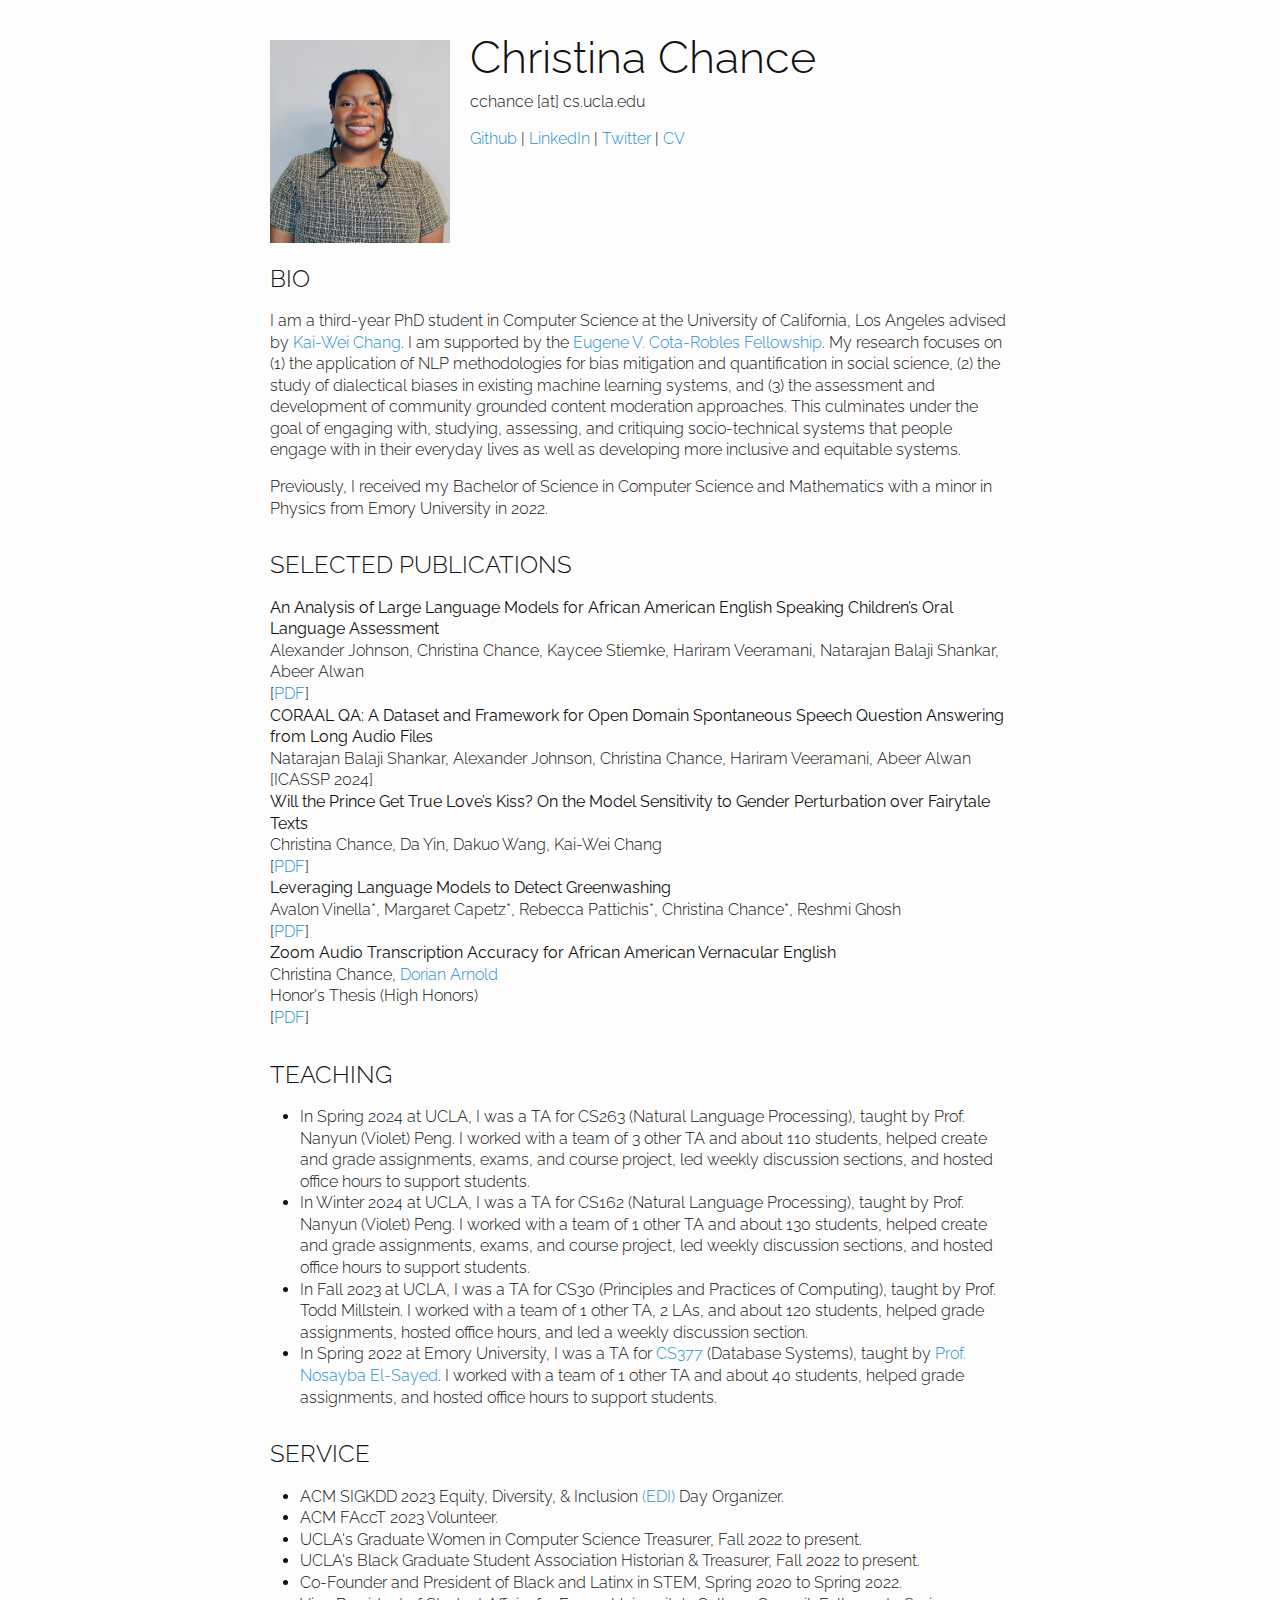
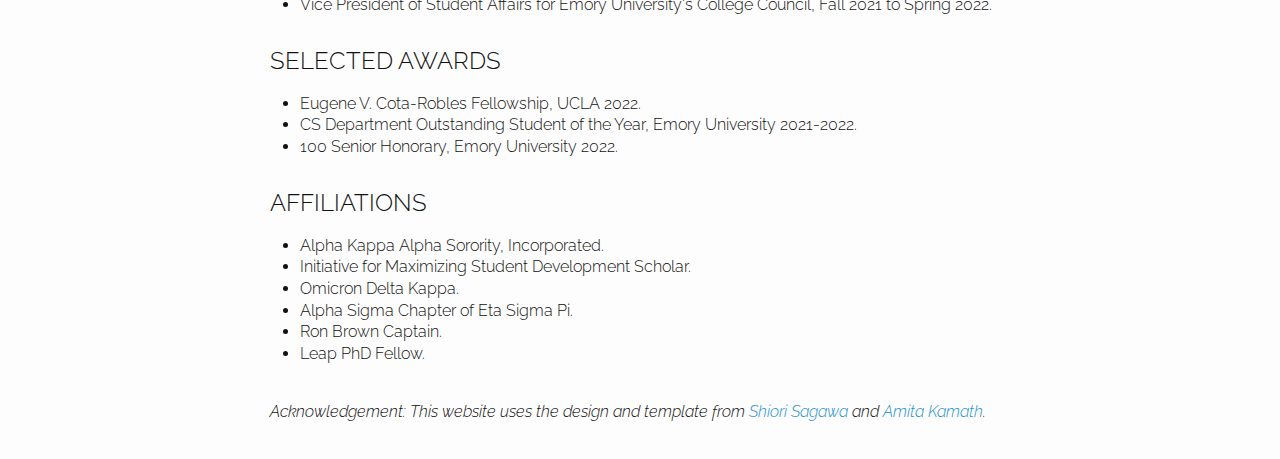
<file: index.html>
<!DOCTYPE html>
<html>
  <head>
  <meta charset="utf-8">
  <meta http-equiv="X-UA-Compatible" content="IE=edge">
  <meta name="viewport" content="width=device-width, initial-scale=1">

  <title>Christina Chance</title>
  <link rel="icon" type="image/x-icon" href="assets/images/favicon.png">
  <meta name="description" content="">
  <link href="//fonts.googleapis.com/css?family=Raleway:100,400,300,600" rel="stylesheet" type="text/css">
  <link href='https://fonts.googleapis.com/css?family=PT+Sans:400,700,400italic,700italic|Source+Sans+Pro:400,700,200,300|Josefin+Sans:400,600,700,300' rel='stylesheet' type='text/css'>
  <link href="https://maxcdn.bootstrapcdn.com/font-awesome/4.5.0/css/font-awesome.min.css" rel="stylesheet">

  <link rel="stylesheet" href="assets/css/style.css">
</head>


  <body>
      <div class="wrapper">
        <div class="home" style="margin-top:40px">
  <div>
    <!-- For circle:  -->
    <!-- <img alt="image" style="width:180px;float:left;margin-bottom:20px;margin-right:20px;border-radius:100px;" src="assets/images/headshot.jpeg"> -->
    <!-- For square:  -->
    <img alt="image" style="width:180px;float:left;margin-bottom:20px;margin-right:20px;" src="assets/images/headshot25.jpg">
  </div>
  <div>
    <h1>Christina Chance</h1>
    <p>cchance [at] cs.ucla.edu</p>
    <p>
	<a href="https://github.com/christinachance/" target="_blank" rel="noopener noreferrer">Github</a> | <a href="https://www.linkedin.com/in/christina-chance-147666166/" target="_blank" rel="noopener noreferrer">LinkedIn</a> | <a href="https://twitter.com/christinachanc" target="_blank" rel="noopener noreferrer">Twitter</a> | <a href="/assets/documents/Christina_Chance_CV.pdf" target="_blank" rel="noopener noreferrer">CV</a>
    </p>
  </div>
</div>

<div style="clear:left">
  <h2>BIO</h2>
  <div>
    <p> I am a third-year PhD student in Computer Science at the University of California, Los Angeles advised by <a href="http://web.cs.ucla.edu/~kwchang/" target="_blank" rel="noopener noreferrer">Kai-Wei Chang</a>. 
      I am supported by the <a href="https://grad.ucla.edu/funding/financial-aid/funding-for-entering-students/eugene-v-cota-robles-fellowship/" target="_blank" rel="noopener noreferrer">Eugene V. Cota-Robles Fellowship</a>. 
      My research focuses on (1) the application of NLP methodologies for bias mitigation and quantification in social science, (2) the study of dialectical biases in existing machine learning systems, and (3) the assessment and development of community grounded content moderation approaches. This culminates under the goal of engaging with, studying, assessing, and critiquing socio-technical systems that people engage with in their everyday lives as well as developing more inclusive and equitable systems.</p>
    <p>
      Previously, I received my Bachelor of Science in Computer Science and Mathematics with a minor in Physics from Emory University in 2022. 
    </p>
  </div>
</div>

<div>
  <h2>SELECTED PUBLICATIONS</h2>
  <div>
      <p class="paper">
	  <span class="title" style="font-weight:400">An Analysis of Large Language Models for African American English Speaking Children’s Oral Language Assessment
          </span>
          </span>
          <span>Alexander Johnson, Christina Chance, Kaycee Stiemke, Hariram Veeramani, Natarajan Balaji Shankar, Abeer Alwan</a></span>
          <span>[<a href="https://nsbejournal.scholasticahq.com/article/92286-an-analysis-of-large-language-models-for-african-american-english-speaking-children-s-oral-language-assessment" target="_blank" rel="noopener noreferrer">PDF</a>]</span>

	<span class="title" style="font-weight:400">CORAAL QA: A Dataset and Framework for Open Domain Spontaneous Speech Question Answering from Long Audio Files 
          </span>
          </span>
          <span>Natarajan Balaji Shankar, Alexander Johnson, Christina Chance, Hariram Veeramani, Abeer Alwan</a></span>
          <span>[ICASSP 2024]</span>
	
	  <span class="title" style="font-weight:400">Will the Prince Get True Love’s Kiss? On the Model Sensitivity to Gender Perturbation over
Fairytale Texts 
          </span>
          </span>
          <span>Christina Chance, Da Yin, Dakuo Wang, Kai-Wei Chang</a></span>
          <span>[<a href="https://arxiv.org/abs/2310.10865" target="_blank" rel="noopener noreferrer">PDF</a>]</span>

	  <span class="title" style="font-weight:400">Leveraging Language Models to Detect Greenwashing
          </span>
          </span>
          <span>Avalon Vinella*, Margaret Capetz*, Rebecca Pattichis*, Christina Chance*, Reshmi Ghosh</a></span>
          <span>[<a href="https://arxiv.org/abs/2311.01469" target="_blank" rel="noopener noreferrer">PDF</a>]</span>
	  
          <span class="title" style="font-weight:400">Zoom Audio Transcription Accuracy for African American Vernacular English
          </span>
          </span>
          <span>Christina Chance, <a href="http://www.cs.emory.edu/~darnold/" target="_blank" rel="noopener noreferrer">Dorian Arnold</a></span>
          <span>Honor's Thesis (High Honors)</span>
          <span>[<a href="https://etd.library.emory.edu/concern/etds/3n2040522" target="_blank" rel="noopener noreferrer">PDF</a>]</span>

      </p>

  </div>
</div>

<div>
  <h2>TEACHING</h2>
    <div>
      <p>
        <ul>
	  <li> In Spring 2024 at UCLA, I was a TA for CS263 (Natural Language Processing), taught by Prof. Nanyun (Violet) Peng. I worked with a team of 3 other TA and about 110 students, helped create and grade assignments, exams, and course project, led weekly discussion sections, and hosted office hours to support students. </li>
	  <li> In Winter 2024 at UCLA, I was a TA for CS162 (Natural Language Processing), taught by Prof. Nanyun (Violet) Peng. I worked with a team of 1 other TA and about 130 students, helped create and grade assignments, exams, and course project, led weekly discussion sections, and hosted office hours to support students. </li>
	  <li> In Fall 2023 at UCLA, I was a TA for CS30 (Principles and Practices of Computing), taught by Prof. Todd Millstein. I worked with a team of 1 other TA, 2 LAs, and about 120 students, helped grade assignments, hosted office hours, and led a weekly discussion section.</li>
          <li> In Spring 2022 at Emory University, I was a TA for <a href="http://www.cs.emory.edu/~nelsay2/cs377.html" target="_blank" rel="noopener noreferrer">CS377</a> (Database Systems), taught by <a href="http://www.cs.emory.edu/~nelsay2/" target="_blank" rel="noopener noreferrer">Prof. Nosayba El-Sayed</a>. I worked with a team of 1 other TA and about 40 students, helped grade assignments, and hosted office hours to support students.</li>
        </ul>
      </p>
    </div>
</div>


<div>
  <h2>SERVICE</h2>
  <div>
    <p>
      <ul>
	<li> ACM SIGKDD 2023 Equity, Diversity, & Inclusion <a href="https://sites.google.com/g.ucla.edu/kdd2023" target="_blank" rel="noopener noreferrer">(EDI)</a> Day Organizer. </li>
	<li> ACM FAccT 2023 Volunteer. </li>
        <li> UCLA's Graduate Women in Computer Science Treasurer, Fall 2022 to present.</li>
        <li> UCLA's Black Graduate Student Association Historian & Treasurer, Fall 2022 to present.</li>
        <li> Co-Founder and President of Black and Latinx in STEM, Spring 2020 to Spring 2022.</li>
        <li> Vice President of Student Affairs for Emory University's College Council, Fall 2021 to Spring 2022.</li>
      </ul>
    </p>
  </div>
</div>

<div>
  <h2>SELECTED AWARDS</h2>
  <div>
    <p>
      <ul>
        <li> Eugene V. Cota-Robles Fellowship, UCLA 2022.</li>
        <li> CS Department Outstanding Student of the Year, Emory University 2021-2022. </li>
        <li> 100 Senior Honorary, Emory University 2022. </li>
      </ul>
    </p>
  </div>
</div>

<div>
  <h2>AFFILIATIONS</h2>
  <div>
    <p>
      <ul>
        <li> Alpha Kappa Alpha Sorority, Incorporated.</li>
        <li> Initiative for Maximizing Student Development Scholar.</li>
        <li> Omicron Delta Kappa. </li>
        <li> Alpha Sigma Chapter of Eta Sigma Pi. </li>
        <li> Ron Brown Captain.</li>
	<li> Leap PhD Fellow.</li>

      </ul>
    </p>
  </div>
</div>

<br>


<div>
	<p><i>Acknowledgement: This website uses the design and template from <a href="https://cs.stanford.edu/~ssagawa/" target="_blank" rel="noopener noreferrer">Shiori Sagawa</a> and <a href="https://amitakamath.github.io/" target="_blank" rel="noopener noreferrer">Amita Kamath</a>.</i></p>
</div>

<br>

      </div>
    </div>


  </body>

</html>
</file>
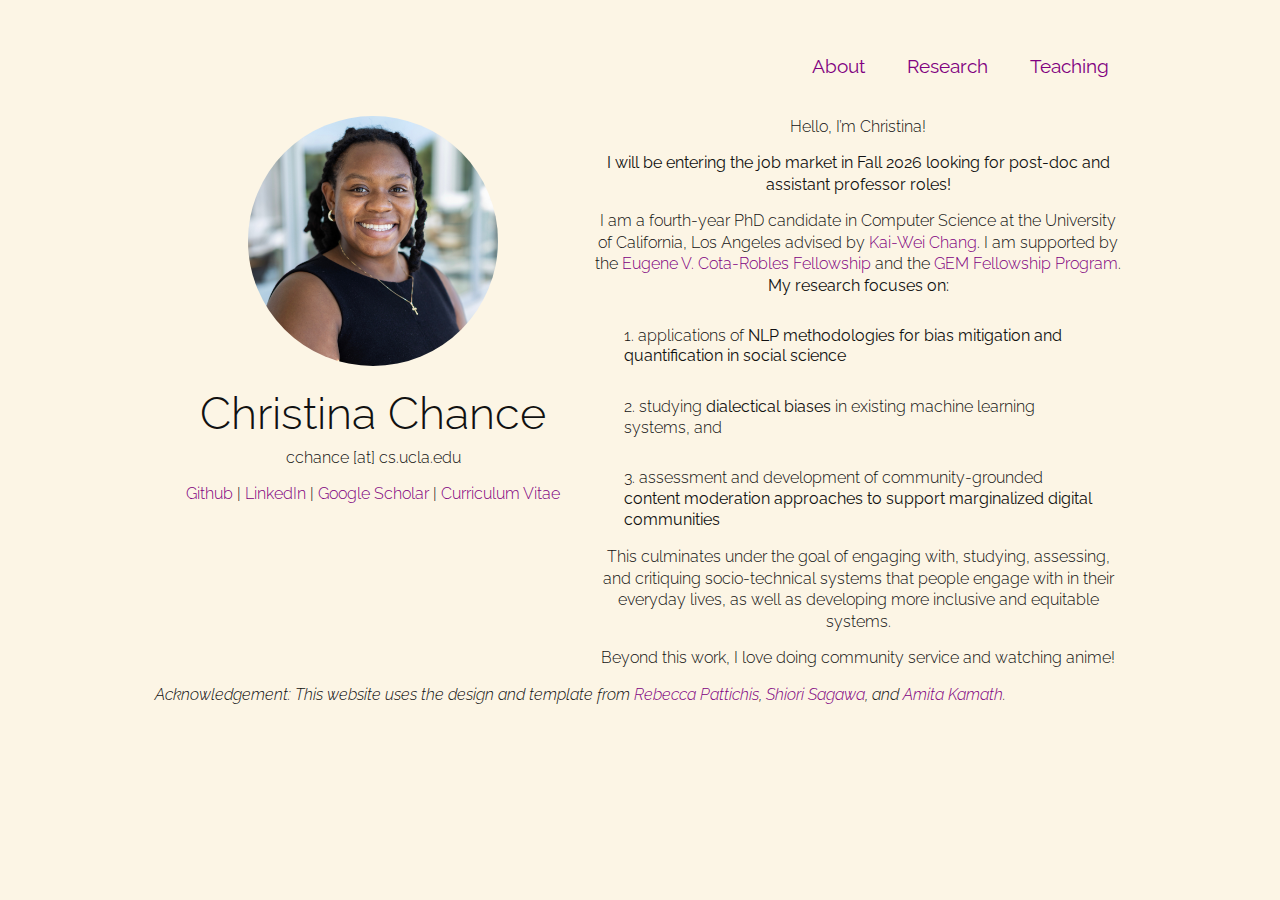
<file: deprecated/index.html>
<!DOCTYPE html>
<html>
  <head>
    <meta charset="utf-8">
    <meta http-equiv="X-UA-Compatible" content="IE=edge">
    <meta name="viewport" content="width=device-width, initial-scale=1">
    <title>Christina Chance</title>
    <link rel="icon" type="image/x-icon" href="assets/images/favicon.png">

    <link href="//fonts.googleapis.com/css?family=Raleway:100,400,300,600" rel="stylesheet" type="text/css">
    <link href="https://fonts.googleapis.com/css?family=PT+Sans:400,700,400italic,700italic|Source+Sans+Pro:400,700,200,300|Josefin+Sans:400,600,700,300" rel="stylesheet" type="text/css">
    <link href="https://maxcdn.bootstrapcdn.com/font-awesome/4.5.0/css/font-awesome.min.css" rel="stylesheet">
    <link rel="stylesheet" href="assets/css/style.css">
  </head>

  <body>
    <style>
      /* Default (large screens) */
      .large-screen {
        display: block;
      }

      .small-screen {
        display: none;
      }

      /* On screens 600px or smaller, swap visibility */
      @media (max-width: 600px) {
        .large-screen {
          display: none;
        }

        .small-screen {
          display: block;
        }
      }
    </style>

    <!-- Mobile layout -->
    <div class="small-screen">
      <div class="wrapper">
        <div style="margin-top:40px;">
          <div class="buttons">
            <div class="header-top">
              <!-- <div class="header-name">
                <p style="font-size:150%;"><b>Christina Chance</b></p>
              </div> -->
              <div class="header-nav">
                <ul>
                  <li><a href="index.html"><b>About</b></a></li>
                  <li><a href="research.html"><b>Research</b></a></li>
                  <li><a href="teaching.html"><b>Teaching</b></a></li>
                </ul>
              </div>
              
              <br>

              <div class="headshot-wrapper">
                <img src="assets/images/headshot25_2.jpeg" alt="Christina Chance">
              </div>

              <h1>Christina Chance</h1>
              <p>cchance [at] cs.ucla.edu</p>
              <p>
                <a href="https://github.com/christinachance/" target="_blank" rel="noopener noreferrer">Github</a> |
                <a href="https://www.linkedin.com/in/christina-chance-147666166/" target="_blank" rel="noopener noreferrer">LinkedIn</a> |
                <a href="https://scholar.google.com/citations?user=btfwlCAAAAAJ&hl=en" target="_blank" rel="noopener noreferrer">Google Scholar</a> |
                <a href="/assets/documents/Christina_Chance_CV.pdf" target="_blank" rel="noopener noreferrer">Curriculum Vitae</a>
              </p>
            </div>
            <div>
              <div>
                 <p>Hello, I’m Christina!</p>
                 <p><b>I will be entering the job market in Fall 2026 looking for post-doc and assistant professor roles!</b></p>
                 <p>
                  I am a fourth-year PhD candidate in Computer Science at the University of California, Los Angeles advised by
                  <a href="http://web.cs.ucla.edu/~kwchang/" target="_blank" rel="noopener noreferrer">Kai-Wei Chang</a>.
                  I am supported by the
                  <a href="https://grad.ucla.edu/funding/financial-aid/funding-for-entering-students/eugene-v-cota-robles-fellowship/" target="_blank" rel="noopener noreferrer">Eugene V. Cota-Robles Fellowship</a>
                  and the
                  <a href="https://www.gemfellowship.org/" target="_blank" rel="noopener noreferrer">GEM Fellowship Program</a>.
                  <b>My research focuses on:</b>
                  </p>
                  <ol class="research-interests">
                    <li>applications of <b>NLP methodologies for bias mitigation and quantification in social science</b></li>
                    <li>studying <b>dialectical biases</b> in existing machine learning systems, and</li>
                    <li>assessment and development of community-grounded <b>content moderation approaches to support marginalized digital communities</b></li>
                  </ol>
                  <!-- <span><b>1)</b> the application of <b>NLP methodologies for bias mitigation</b> and quantification in social science, </span><br>
                  <span><b>2)</b> the study of <b>dialectical biases</b> in existing machine learning systems, and </span><br>
                  <span><b>3)</b> the assessment and development of <b>community-grounded content moderation approaches</b> to support marginalized digital communities. </span> -->
                  <p>  
                  This culminates under the goal of engaging with, studying, assessing, and critiquing socio-technical systems that people engage with in their everyday lives,
                  as well as developing more inclusive and equitable systems.
                </p>
                
                
                <p>
                  Beyond this work, I love doing community service and watching anime!
                </p>

              </div>
            </div>
          </div>
        </div>
      </div>
    </div>

    <!-- Desktop layout -->
    <div class="large-screen">
      <div class="wrapper">
        <div class="float-container" style="margin-top:40px;">
          <div class="buttons">
            <div class="header-top">
              <div class="header-name">
                <p style="font-size:150%;"><b></b></p>
              </div>
              <div class="header-nav">
                <ul>
                  <li><a href="index.html"><b>About</b></a></li>
                  <li><a href="research.html"><b>Research</b></a></li>
                  <li><a href="teaching.html"><b>Teaching</b></a></li>
                </ul>
              </div>
            </div>

            <br>

            <div class="float-child-left" style="text-align:center;">
              <!-- Headshot section -->
              <div class="headshot-wrapper">
                <img src="assets/images/headshot25_2.jpeg" alt="Christina Chance">
              </div>

              <h1>Christina Chance</h1>
              <p>cchance [at] cs.ucla.edu</p>
              <p>
                <a href="https://github.com/christinachance/" target="_blank" rel="noopener noreferrer">Github</a> |
                <a href="https://www.linkedin.com/in/christina-chance-147666166/" target="_blank" rel="noopener noreferrer">LinkedIn</a> |
                <a href="https://scholar.google.com/citations?user=btfwlCAAAAAJ&hl=en" target="_blank" rel="noopener noreferrer">Google Scholar</a> |
                <a href="/assets/documents/Christina_Chance_CV.pdf" target="_blank" rel="noopener noreferrer">Curriculum Vitae</a>
              </p>
            </div>

            <div class="float-child-right">
              <div>
                <p>Hello, I’m Christina!</p>
                <!-- <p>
                  I am a fourth-year PhD candidate in Computer Science at the University of California, Los Angeles advised by
                  <a href="http://web.cs.ucla.edu/~kwchang/" target="_blank" rel="noopener noreferrer">Kai-Wei Chang</a>.
                  I am supported by the
                  <a href="https://grad.ucla.edu/funding/financial-aid/funding-for-entering-students/eugene-v-cota-robles-fellowship/" target="_blank" rel="noopener noreferrer">Eugene V. Cota-Robles Fellowship</a>
                  and the
                  <a href="https://www.gemfellowship.org/" target="_blank" rel="noopener noreferrer">GEM Fellowship Program</a>.
                  My research focuses on (1) the application of NLP methodologies for bias mitigation and quantification in social science,
                  (2) the study of dialectical biases in existing machine learning systems, and (3) the assessment and development of community grounded content moderation approaches.
                  This culminates under the goal of engaging with, studying, assessing, and critiquing socio-technical systems that people engage with in their everyday lives
                  as well as developing more inclusive and equitable systems.
                </p>
                <p>Beyond this work, I love doing community service and watching anime!</p> -->
                <p><b>I will be entering the job market in Fall 2026 looking for post-doc and assistant professor roles!</b></p>
                <p>
                  I am a fourth-year PhD candidate in Computer Science at the University of California, Los Angeles advised by
                  <a href="http://web.cs.ucla.edu/~kwchang/" target="_blank" rel="noopener noreferrer">Kai-Wei Chang</a>.
                  I am supported by the
                  <a href="https://grad.ucla.edu/funding/financial-aid/funding-for-entering-students/eugene-v-cota-robles-fellowship/" target="_blank" rel="noopener noreferrer">Eugene V. Cota-Robles Fellowship</a>
                  and the
                  <a href="https://www.gemfellowship.org/" target="_blank" rel="noopener noreferrer">GEM Fellowship Program</a>.
                  <b>My research focuses on: </b>
                  </p>
                  <ol class="research-interests">
                    <li>applications of <b>NLP methodologies for bias mitigation and quantification in social science</b></li>
                    <li>studying <b>dialectical biases</b> in existing machine learning systems, and</li>
                    <li>assessment and development of community-grounded <b>content moderation approaches to support marginalized digital communities</b></li>
                  </ol>
                  <!-- <span><b>1)</b> the application of <b>NLP methodologies for bias mitigation</b> and quantification in social science, </span><br>
                  <span><b>2)</b> the study of <b>dialectical biases</b> in existing machine learning systems, and </span><br>
                  <span><b>3)</b> the assessment and development of <b>community-grounded content moderation approaches</b> to support marginalized digital communities. </span> -->
                  <!-- <b>(1)</b> the application of <b>NLP methodologies for bias mitigation</b> and quantification in social science, <br>
                  <b>(2)</b> the study of <b>dialectical biases</b> in existing machine learning systems, and <br>
                  <b>(3)</b> the assessment and development of <b>community-grounded content moderation approaches</b> to support marginalized digital communities. <br> <br> -->
                  <p>  
                  This culminates under the goal of engaging with, studying, assessing, and critiquing socio-technical systems that people engage with in their everyday lives,
                  as well as developing more inclusive and equitable systems.
                </p>
                
                <p>
                  Beyond this work, I love doing community service and watching anime!
                </p>
              </div>
            </div>
          </div>

          <div>
            <p>
              <i>
                Acknowledgement: This website uses the design and template from
                <a href="https://rpattichis.github.io/index.html" target="_blank" rel="noopener noreferrer">Rebecca Pattichis</a>,
                <a href="https://cs.stanford.edu/~ssagawa/" target="_blank" rel="noopener noreferrer">Shiori Sagawa</a>,
                and
                <a href="https://amitakamath.github.io/" target="_blank" rel="noopener noreferrer">Amita Kamath</a>.
              </i>
            </p>
          </div>
        </div>
      </div>
    </div>
  </body>
</html>





<!-- <!DOCTYPE html>
<html>
  <head>
    <meta charset="utf-8">
    <meta http-equiv="X-UA-Compatible" content="IE=edge">
    <meta name="viewport" content="width=device-width, initial-scale=1">
    <title>Christina Chance</title>
    <link rel="icon" type="image/x-icon" href="assets/images/favicon.png">
    <meta name="description" content="">

    <link href="//fonts.googleapis.com/css?family=Raleway:100,400,300,600" rel="stylesheet" type="text/css">
    <link href="https://fonts.googleapis.com/css?family=PT+Sans:400,700,400italic,700italic|Source+Sans+Pro:400,700,200,300|Josefin+Sans:400,600,700,300" rel="stylesheet" type="text/css">
    <link href="https://maxcdn.bootstrapcdn.com/font-awesome/4.5.0/css/font-awesome.min.css" rel="stylesheet">
    <link rel="stylesheet" href="assets/css/style.css">
  </head>

  <body>
    <style>
      /* Default (large screens) */
      .large-screen {
        display: block;
      }

      .small-screen {
        display: none;
      }

      /* On screens 600px or smaller, swap visibility */
      @media (max-width: 600px) {
        .large-screen {
          display: none;
        }

        .small-screen {
          display: block;
        }
      }
    </style>


    <div class="small-screen">
    <div class="wrapper">
      <div class="float-container" style="margin-top:40px;">
        <div class="buttons">
          <div class="header-top">
            <div class="header-name">
              <p style="font-size:150%;"><b>Christina Chance</b></p>
            </div>
            <div class="header-nav">
              <ul>
                <li><a href="index.html"><b>About</b></a></li>
                <li><a href="research.html"><b>Research</b></a></li>
                <li><a href="teaching.html"><b>Teaching</b></a></li>
              </ul>
            </div>
                <div class="headshot-wrapper">
                  <img src="assets/images/headshot25_2.jpeg" alt="Christina Chance">
                </div>
      
                <h1>Christina Chance</h1>
                <p>cchance [at] cs.ucla.edu</p>
                <p>
                  <a href="https://github.com/christinachance/" target="_blank" rel="noopener noreferrer">Github</a> |
                  <a href="https://www.linkedin.com/in/christina-chance-147666166/" target="_blank" rel="noopener noreferrer">LinkedIn</a> |
                  <a href="https://scholar.google.com/citations?user=btfwlCAAAAAJ&hl=en" target="_blank" rel="noopener noreferrer">Google Scholar</a> |
                  <a href="/assets/documents/Christina_Chance_CV.pdf" target="_blank" rel="noopener noreferrer">Curriculum Vitae</a>
                </p>
          </div>
        </div>
        </div>
      </div>
    </div>



    

    <div class="large-screen">

      <div class="wrapper">
      <div class="float-container" style="margin-top:40px;">
        <div class="buttons">
          <div class="header-top">
            <div class="header-name">
              <p style="font-size:150%;"><b>Christina Chance</b></p>
            </div>
            <div class="header-nav">
              <ul>
                <li><a href="index.html"><b>About</b></a></li>
                <li><a href="research.html"><b>Research</b></a></li>
                <li><a href="teaching.html"><b>Teaching</b></a></li>
              </ul>
            </div>
          </div>
        
          <br>

            <div class="float-child-right">
              <div>
                <p>Hello, I’m Christina!</p>
                <p>
                  I am a fourth-year PhD candidate in Computer Science at the University of California, Los Angeles advised by
                  <a href="http://web.cs.ucla.edu/~kwchang/" target="_blank" rel="noopener noreferrer">Kai-Wei Chang</a>.
                  I am supported by the
                  <a href="https://grad.ucla.edu/funding/financial-aid/funding-for-entering-students/eugene-v-cota-robles-fellowship/" target="_blank" rel="noopener noreferrer">Eugene V. Cota-Robles Fellowship</a>
                  and the
                  <a href="https://www.gemfellowship.org/" target="_blank" rel="noopener noreferrer">GEM Fellowship Program</a>.
                  My research focuses on (1) the application of NLP methodologies for bias mitigation and quantification in social science,
                  (2) the study of dialectical biases in existing machine learning systems, and (3) the assessment and development of community grounded content moderation approaches.
                  This culminates under the goal of engaging with, studying, assessing, and critiquing socio-technical systems that people engage with in their everyday lives
                  as well as developing more inclusive and equitable systems.
                </p>
                <p>Beyond this work, I love doing community service and watching anime!</p>
              </div>
            </div>
          </div>
    
          <br>
    
          <div>
            <p>
              <i>
                Acknowledgement: This website uses the design and template from
                <a href="https://rpattichis.github.io/index.html" target="_blank" rel="noopener noreferrer">Rebecca Pattichis</a>,
                <a href="https://cs.stanford.edu/~ssagawa/" target="_blank" rel="noopener noreferrer">Shiori Sagawa</a>,
                and
                <a href="https://amitakamath.github.io/" target="_blank" rel="noopener noreferrer">Amita Kamath</a>.
              </i>
            </p>
          </div>
    
          <br>
        </div>
        </div>
    

      </div>
      



  </body>
</html> -->
</file>
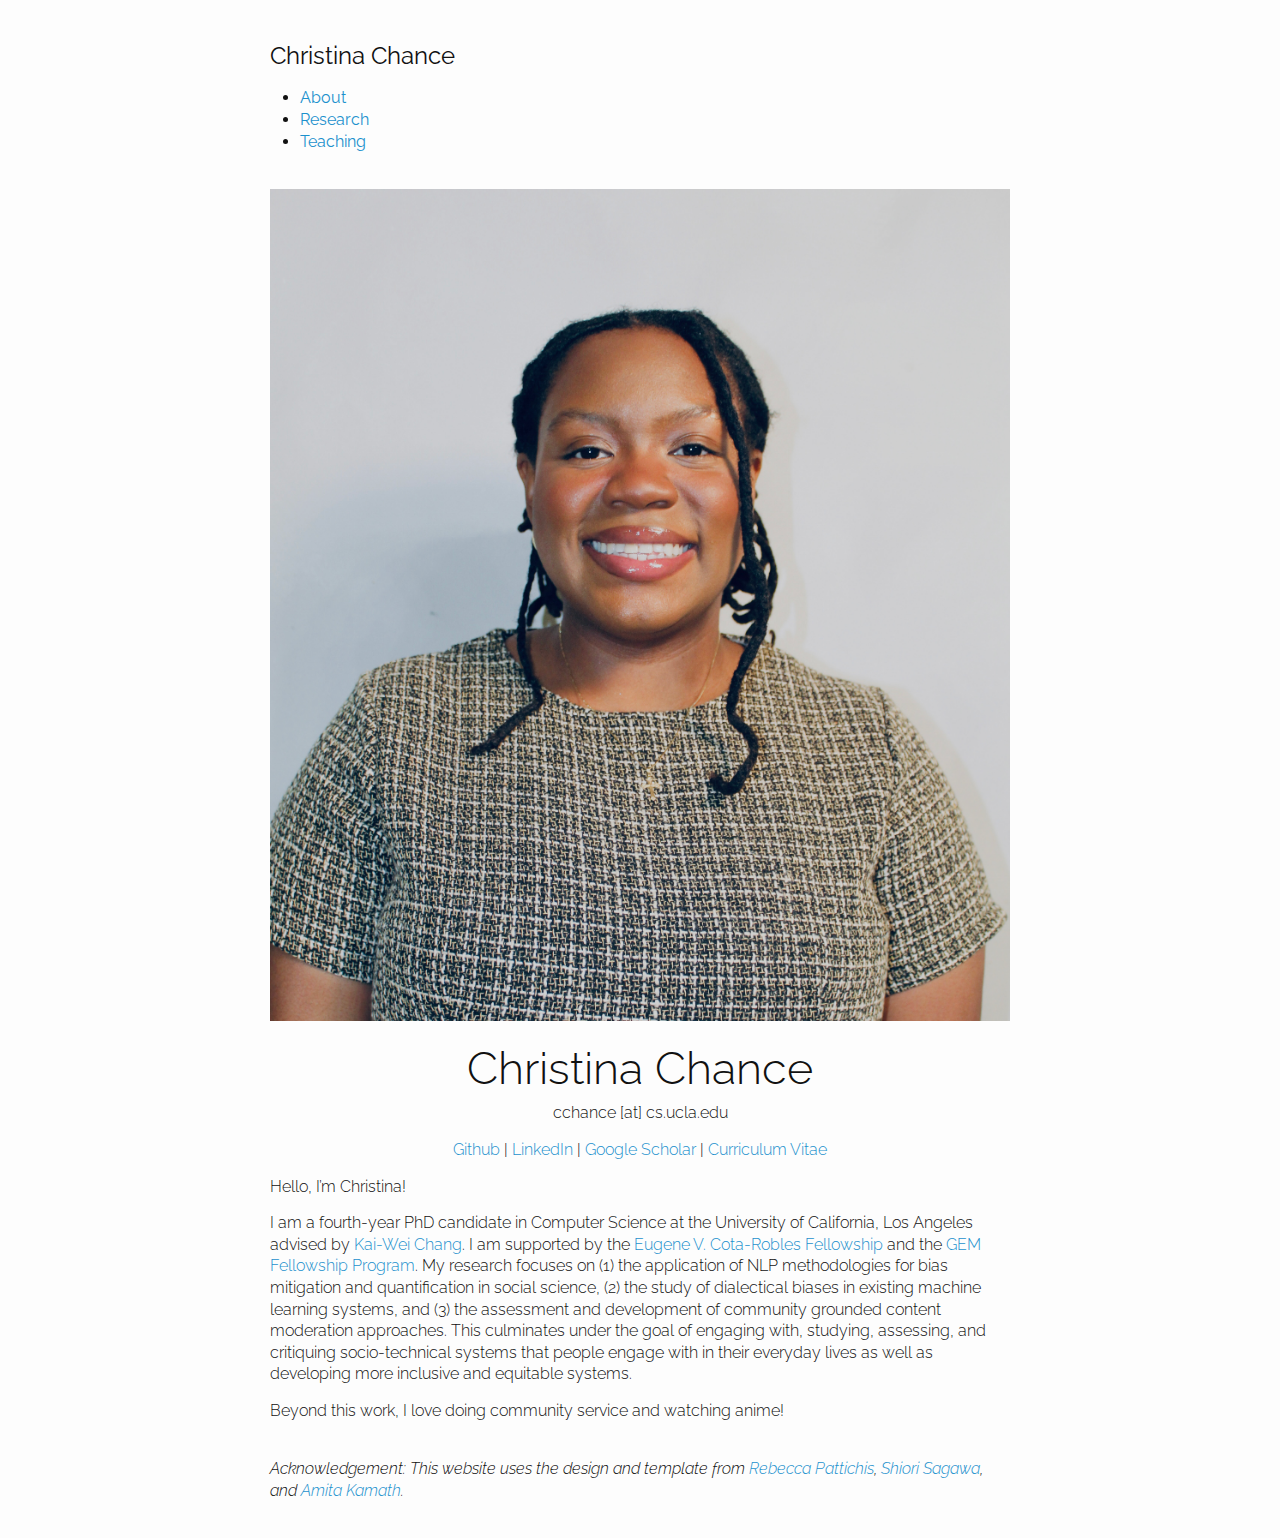
<file: index1.html>
<!DOCTYPE html>
<html>
  <head>
  <meta charset="utf-8">
  <meta http-equiv="X-UA-Compatible" content="IE=edge">
  <meta name="viewport" content="width=device-width, initial-scale=1">

  <title>Christina Chance</title>
  <link rel="icon" type="image/x-icon" href="assets/images/favicon.png">
  <meta name="description" content="">
  <link href="//fonts.googleapis.com/css?family=Raleway:100,400,300,600" rel="stylesheet" type="text/css">
  <link href='https://fonts.googleapis.com/css?family=PT+Sans:400,700,400italic,700italic|Source+Sans+Pro:400,700,200,300|Josefin+Sans:400,600,700,300' rel='stylesheet' type='text/css'>
  <link href="https://maxcdn.bootstrapcdn.com/font-awesome/4.5.0/css/font-awesome.min.css" rel="stylesheet">

  <link rel="stylesheet" href="assets/css/style.css">
</head>


  <body>
  <div class="wrapper">
<div class="float-container" style="margin-top:40px;">
	<div class="buttons">
	<div class="header-top">
	  <div class="header-name">
	    <p style="font-size:150%;"><b>Christina Chance</b></p>
	  </div>
	  <div class="header-nav">
	    <ul>
	      <li><a href="index.html"><b>About</b></a></li>
	      <li><a href="research.html"><b>Research</b></a></li>
	      <li><a href="teaching.html"><b>Teaching</b></a></li>
	    </ul>
	  </div>
	</div>
	</div>
	<br>
  <div class="float-child-left" style="text-align:center;">
    <!-- For circle:  -->
    <!-- <img alt="image" style="width:180px;margin-bottom:20px;margin-right:20px;border-radius:100px;" src="assets/images/headshot.jpeg"> -->
    <!-- For square:  -->
<!--     <img alt="image" style="width:350px;margin-bottom:15px;border-radius:50%;" src="assets/images/headshot25.jpg">
	  <img alt="image" style="max-width:100%; height:auto; border-radius:50%; margin-bottom:15px;" src="assets/images/headshot25.jpg"> -->


	  
<!--  <img alt="image" style="max-width:100%; height:auto; border-radius:50%; margin-bottom:15px;" src="assets/images/headshot25.jpg"> -->
     <div class="headshot-wrapper">
	  <img src="assets/images/headshot25.jpg" alt="Christina Chance">
	</div>
    <h1>Christina Chance</h1>
    <p>cchance [at] cs.ucla.edu</p>
    <p>
	<!-- <a href="https://github.com/christinachance/" target="_blank" rel="noopener noreferrer">Github</a> | <a href="https://www.linkedin.com/in/miley-sinantha-hu-721214133/" target="_blank" rel="noopener noreferrer">LinkedIn</a> | <a href="https://twitter.com/christinachanc" target="_blank" rel="noopener noreferrer">Twitter</a> | <a href="/assets/documents/Christina_Chance_CV.pdf" target="_blank" rel="noopener noreferrer">CV</a> -->
    	<a href="https://github.com/christinachance/" target="_blank" rel="noopener noreferrer">Github</a> | <a href="https://www.linkedin.com/in/christina-chance-147666166/" target="_blank" rel="noopener noreferrer">LinkedIn</a> | <a href="https://scholar.google.com/citations?user=btfwlCAAAAAJ&hl=en" target="_blank" rel="noopener noreferrer">Google Scholar</a> | <a href="/assets/documents/Christina_Chance_CV.pdf" target="_blank" rel="noopener noreferrer">Curriculum Vitae</a>
    </p>
    <!--<p><a href="/assets/documents/rebecca_CV_technical_2024.pdf" target="_blank" rel="noopener noreferrer">CV</a></p>-->
  </div>
  <div class="float-child-right">
  	<div>
	<p>Hello, I’m Christina!</p>
      <p>I am a fourth-year PhD candidate in Computer Science at the University of California, Los Angeles advised by <a href="http://web.cs.ucla.edu/~kwchang/" target="_blank" rel="noopener noreferrer">Kai-Wei Chang</a>. 
      I am supported by the <a href="https://grad.ucla.edu/funding/financial-aid/funding-for-entering-students/eugene-v-cota-robles-fellowship/" target="_blank" rel="noopener noreferrer">Eugene V. Cota-Robles Fellowship</a> and the <a href="https://www.gemfellowship.org/">GEM Fellowship Program</a>. 
      My research focuses on (1) the application of NLP methodologies for bias mitigation and quantification in social science, (2) the study of dialectical biases in existing machine learning systems, and (3) the assessment and development of community grounded content moderation approaches. This culminates under the goal of engaging with, studying, assessing, and critiquing socio-technical systems that people engage with in their everyday lives as well as developing more inclusive and equitable systems.</p>      
		<p>Beyond this work, I love doing community service and watching anime!</p>
  	</div>

</div>
</div>
<!-- <div style="flex:1; padding:20px; text-align:center; border-right:1px solid #ccc;">
  <h2>Education</h2>

  <div style="margin-bottom:20px;">
    <h3>Ph.D. in Computer Science</h3>
    <p>Eugene V. Cota-Robles Fellow, GEM Fellow</p>
    <p>Sept. 2022 – Present</p>
    <p><i>University of California, Los Angeles</i></p>
  </div>

  <div style="margin-bottom:20px;">
    <h3>M.S. in Computer Science</h3>
    <p>Sept. 2022 – June 2025</p>
    <p><i>University of California, Los Angeles</i></p>
  </div>

  <div style="margin-bottom:20px;">
    <h3>B.S. in Computer Science, Magna Cum Laude</h3>
    <p>Aug. 2018 – May 2022</p>
    <p><i>Emory University</i></p>
  </div>
</div>

<!-- Right Section -->
<!-- <div style="flex:1; padding:20px; text-align:center;">
  <h2>Work Experience</h2>
  <div>
    <h3>Adobe Inc. – Research Intern</h3>
    <p>June 2025 – September 2025</p>
  </div>
</div> --> 


<br>
<div>
	<p><i>Acknowledgement: This website uses the design and template from <a href="https://rpattichis.github.io/index.html" target="_blank" rel="noopener noreferrer">Rebecca Pattichis</a>,  <a href="https://cs.stanford.edu/~ssagawa/" target="_blank" rel="noopener noreferrer">Shiori Sagawa</a>, and <a href="https://amitakamath.github.io/" target="_blank" rel="noopener noreferrer">Amita Kamath</a>.</i></p>
</div>

<br>

      </div>
    </div>


  </body>

</html>
</file>
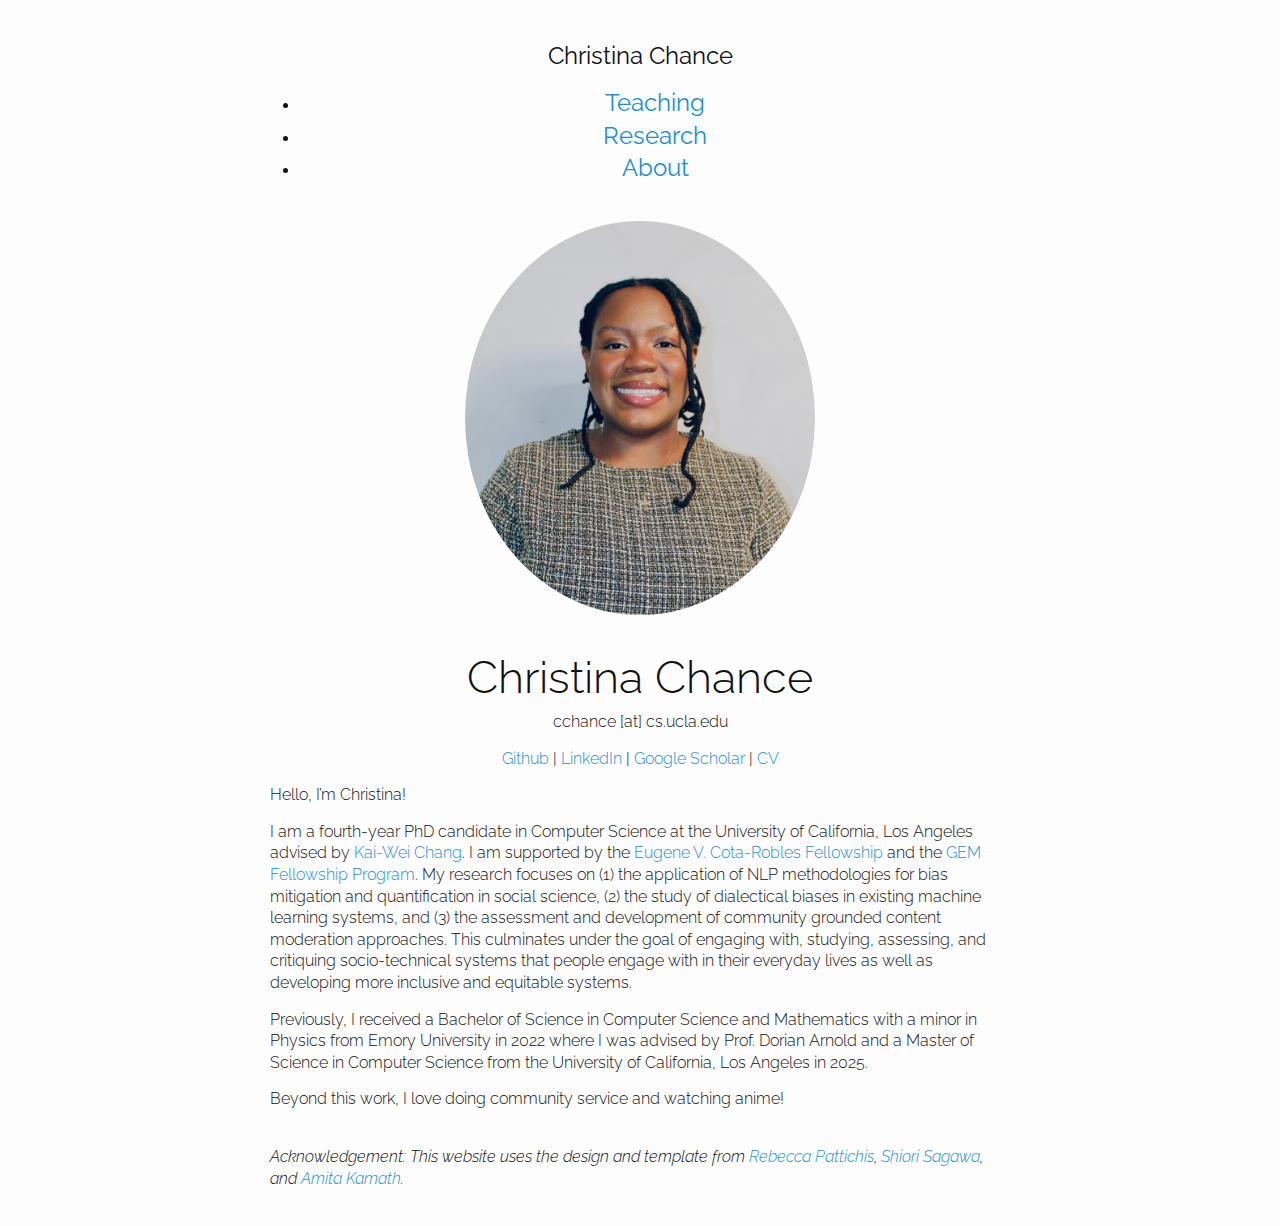
<file: index2.html>
<!DOCTYPE html>
<html>
  <head>
  <meta charset="utf-8">
  <meta http-equiv="X-UA-Compatible" content="IE=edge">
  <meta name="viewport" content="width=device-width, initial-scale=1">

  <title>Christina Chance</title>
  <link rel="icon" type="image/x-icon" href="assets/images/favicon.png">
  <meta name="description" content="">
  <link href="//fonts.googleapis.com/css?family=Raleway:100,400,300,600" rel="stylesheet" type="text/css">
  <link href='https://fonts.googleapis.com/css?family=PT+Sans:400,700,400italic,700italic|Source+Sans+Pro:400,700,200,300|Josefin+Sans:400,600,700,300' rel='stylesheet' type='text/css'>
  <link href="https://maxcdn.bootstrapcdn.com/font-awesome/4.5.0/css/font-awesome.min.css" rel="stylesheet">

  <link rel="stylesheet" href="assets/css/style.css">
</head>


  <body>
  <div class="wrapper">
<div class="float-container" style="margin-top:40px;">
	<div class="buttons">
	<div class="float-child-left" style="text-align:center;">
		<p style="font-size:150%;"><b>Christina Chance</b></p>
	</div>
	<div class="float-child-right" style="text-align:center;">
	<ul>
		<li><a style="font-size:150%;" href="teaching.html"><b>Teaching</b></a></li>
		<li><a style="font-size:150%;" href="research.html"><b>Research</b></a></li>
		<li><a style="font-size:150%;" href="index.html"><b>About</b></a></li>
	</ul>
	   <!--<p ><a style="font-size:150%;" href="index.html"><b>About</b></a> | <a style="font-size:150%;" href="research.html"><b>Research</b></a> | <a style="font-size:150%;" href="art.html"><b>Art</b></a></p>-->
  	</div>
	</div>
	<br>
  <div class="float-child-left" style="text-align:center;">
    <!-- For circle:  -->
    <!-- <img alt="image" style="width:180px;margin-bottom:20px;margin-right:20px;border-radius:100px;" src="assets/images/headshot.jpeg"> -->
    <!-- For square:  -->
    <img alt="image" style="width:350px;margin-bottom:15px;border-radius:50%;" src="assets/images/headshot25.jpg">
    <h1>Christina Chance</h1>
    <p>cchance [at] cs.ucla.edu</p>
    <p>
	<!-- <a href="https://github.com/christinachance/" target="_blank" rel="noopener noreferrer">Github</a> | <a href="https://www.linkedin.com/in/miley-sinantha-hu-721214133/" target="_blank" rel="noopener noreferrer">LinkedIn</a> | <a href="https://twitter.com/christinachanc" target="_blank" rel="noopener noreferrer">Twitter</a> | <a href="/assets/documents/Christina_Chance_CV.pdf" target="_blank" rel="noopener noreferrer">CV</a> -->
    	<a href="https://github.com/christinachance/" target="_blank" rel="noopener noreferrer">Github</a> | <a href="https://www.linkedin.com/in/christina-chance-147666166/" target="_blank" rel="noopener noreferrer">LinkedIn</a> | <a href="https://scholar.google.com/citations?user=btfwlCAAAAAJ&hl=en" target="_blank" rel="noopener noreferrer">Google Scholar</a> | <a href="/assets/documents/Christina_Chance_CV.pdf" target="_blank" rel="noopener noreferrer">CV</a>
    </p>
    <!--<p><a href="/assets/documents/rebecca_CV_technical_2024.pdf" target="_blank" rel="noopener noreferrer">CV</a></p>-->
  </div>
  <div class="float-child-right">
  	<div>
	<p>Hello, I’m Christina!</p>
      <p>I am a fourth-year PhD candidate in Computer Science at the University of California, Los Angeles advised by <a href="http://web.cs.ucla.edu/~kwchang/" target="_blank" rel="noopener noreferrer">Kai-Wei Chang</a>. 
      I am supported by the <a href="https://grad.ucla.edu/funding/financial-aid/funding-for-entering-students/eugene-v-cota-robles-fellowship/" target="_blank" rel="noopener noreferrer">Eugene V. Cota-Robles Fellowship</a> and the <a href="https://www.gemfellowship.org/">GEM Fellowship Program</a>. 
      My research focuses on (1) the application of NLP methodologies for bias mitigation and quantification in social science, (2) the study of dialectical biases in existing machine learning systems, and (3) the assessment and development of community grounded content moderation approaches. This culminates under the goal of engaging with, studying, assessing, and critiquing socio-technical systems that people engage with in their everyday lives as well as developing more inclusive and equitable systems.</p>
      <p>Previously, I received a Bachelor of Science in Computer Science and Mathematics with a minor in Physics from Emory University in 2022 where I was advised by Prof. Dorian Arnold and a Master of Science in Computer Science from the University of California, Los Angeles in 2025. </p>
      
		<p>Beyond this work, I love doing community service and watching anime!</p>
  	</div>

</div>
</div>

<br>
<div>
	<p><i>Acknowledgement: This website uses the design and template from <a href="https://rpattichis.github.io/index.html" target="_blank" rel="noopener noreferrer">Rebecca Pattichis</a>,  <a href="https://cs.stanford.edu/~ssagawa/" target="_blank" rel="noopener noreferrer">Shiori Sagawa</a>, and <a href="https://amitakamath.github.io/" target="_blank" rel="noopener noreferrer">Amita Kamath</a>.</i></p>
</div>

<br>

      </div>
    </div>


  </body>

</html>
</file>
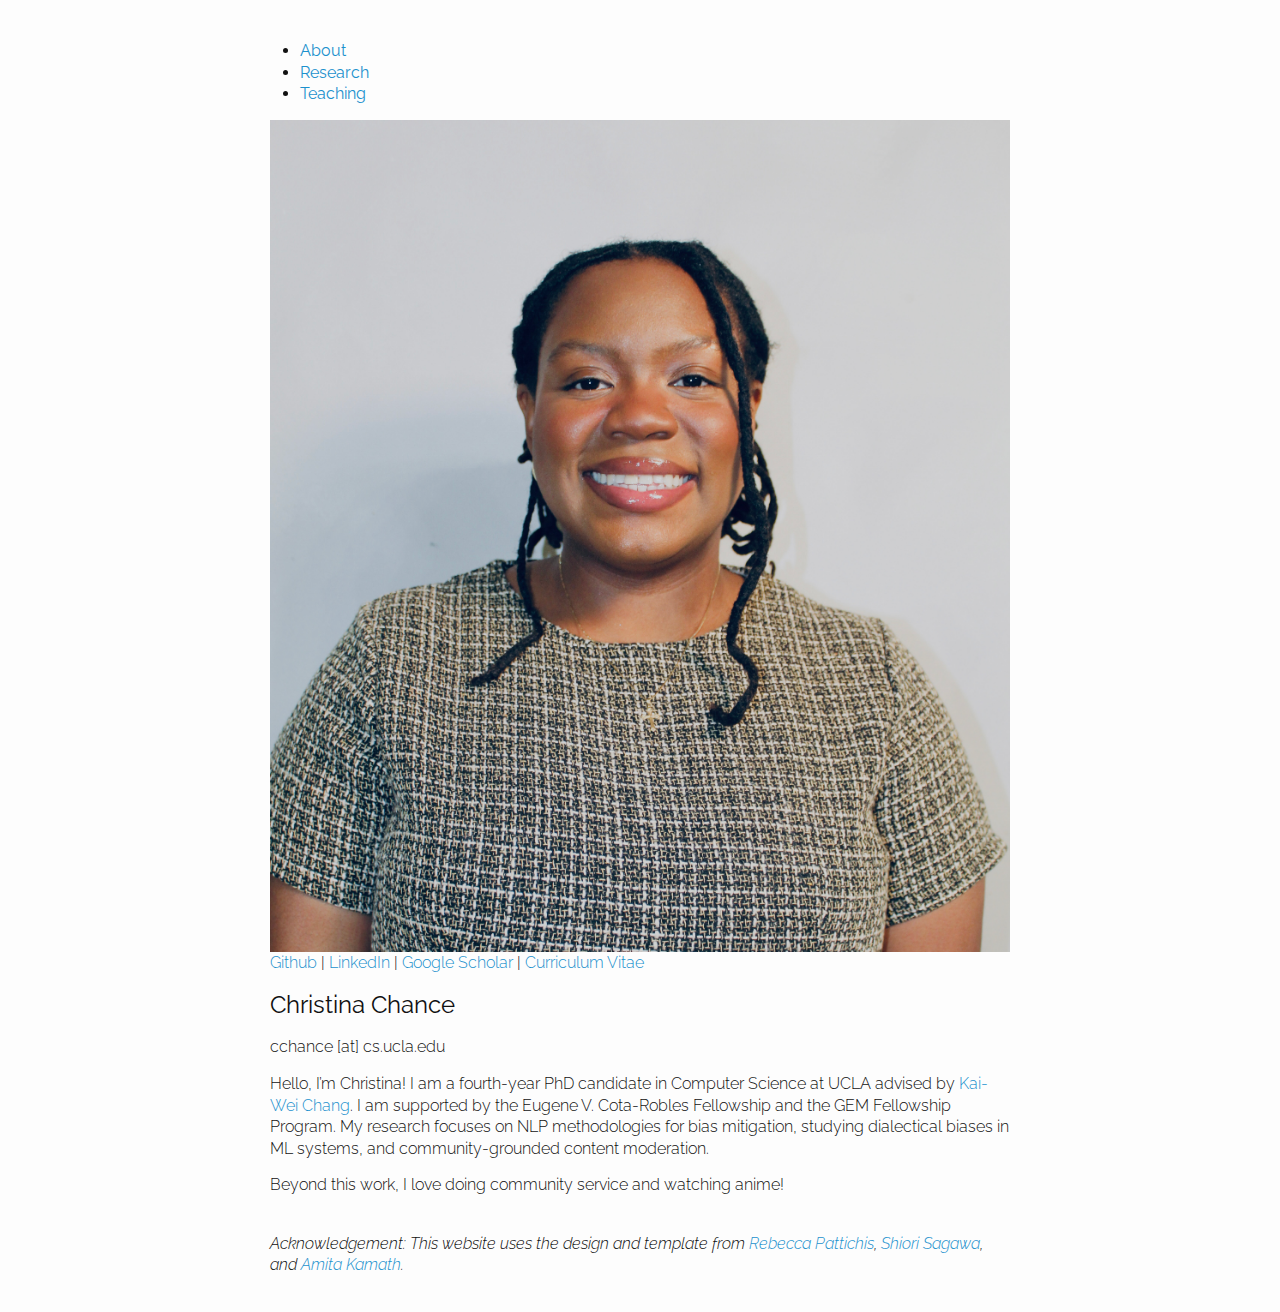
<file: index_foolishness.html>
<!DOCTYPE html>
<html>
  <head>
  <meta charset="utf-8">
  <meta http-equiv="X-UA-Compatible" content="IE=edge">
  <meta name="viewport" content="width=device-width, initial-scale=1">

  <title>Christina Chance</title>
  <link rel="icon" type="image/x-icon" href="assets/images/favicon.png">
  <meta name="description" content="">
  <link href="//fonts.googleapis.com/css?family=Raleway:100,400,300,600" rel="stylesheet" type="text/css">
  <link href='https://fonts.googleapis.com/css?family=PT+Sans:400,700,400italic,700italic|Source+Sans+Pro:400,700,200,300|Josefin+Sans:400,600,700,300' rel='stylesheet' type='text/css'>
  <link href="https://maxcdn.bootstrapcdn.com/font-awesome/4.5.0/css/font-awesome.min.css" rel="stylesheet">

  <link rel="stylesheet" href="assets/css/style.css">
</head>


  <body>
  <div class="wrapper">
<div class="float-container" style="margin-top:40px;">
	<div class="buttons">
	<div class="header-container">
  <div class="headshot-wrapper">
	   <ul class="nav-links">
      <li><a href="index.html"><b>About</b></a></li>
      <li><a href="research.html"><b>Research</b></a></li>
      <li><a href="teaching.html"><b>Teaching</b></a></li>
    </ul>
    <img src="assets/images/headshot25.jpg" alt="Christina Chance">
    
    <!-- Links directly under photo -->
    <p class="contact-links">
      <a href="https://github.com/christinachance/" target="_blank">Github</a> | 
      <a href="https://www.linkedin.com/in/christina-chance-147666166/" target="_blank">LinkedIn</a> | 
      <a href="https://scholar.google.com/citations?user=btfwlCAAAAAJ&hl=en" target="_blank">Google Scholar</a> | 
      <a href="/assets/documents/Christina_Chance_CV.pdf" target="_blank">Curriculum Vitae</a>
    </p>
  </div>

  <div class="header-text">
    <p style="font-size:150%;"><b>Christina Chance</b></p>
    <p>cchance [at] cs.ucla.edu</p>
    
    <p>Hello, I’m Christina! I am a fourth-year PhD candidate in Computer Science at UCLA advised by <a href="http://web.cs.ucla.edu/~kwchang/" target="_blank">Kai-Wei Chang</a>. I am supported by the Eugene V. Cota-Robles Fellowship and the GEM Fellowship Program. My research focuses on NLP methodologies for bias mitigation, studying dialectical biases in ML systems, and community-grounded content moderation.</p>
    
    <p>Beyond this work, I love doing community service and watching anime!</p>

    <!-- Navigation tabs -->

  </div>
</div>

</div>

<br>
<div>
	<p><i>Acknowledgement: This website uses the design and template from <a href="https://rpattichis.github.io/index.html" target="_blank" rel="noopener noreferrer">Rebecca Pattichis</a>,  <a href="https://cs.stanford.edu/~ssagawa/" target="_blank" rel="noopener noreferrer">Shiori Sagawa</a>, and <a href="https://amitakamath.github.io/" target="_blank" rel="noopener noreferrer">Amita Kamath</a>.</i></p>
</div>

<br>

      </div>
    </div>


  </body>

</html>
</file>
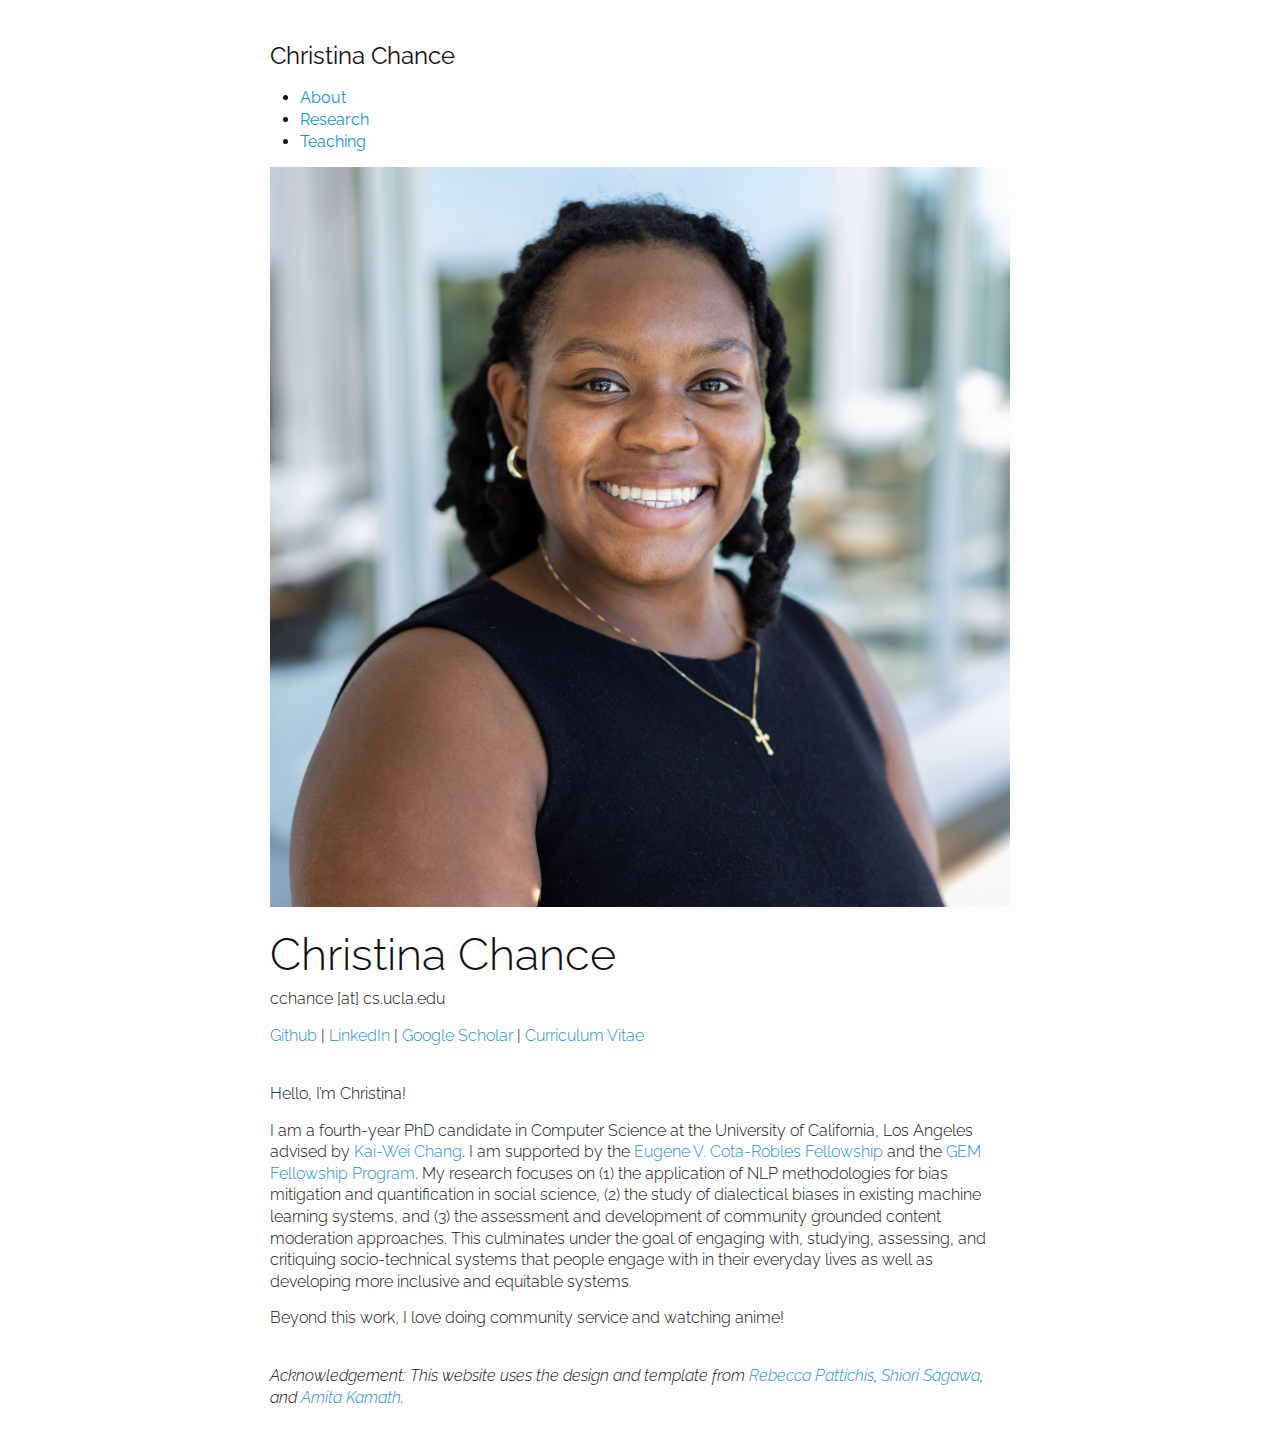
<file: index_good_ish.html>
<!DOCTYPE html>
<html>
  <head>
    <meta charset="utf-8">
    <meta http-equiv="X-UA-Compatible" content="IE=edge">
    <meta name="viewport" content="width=device-width, initial-scale=1">
    <title>Christina Chance</title>
    <link rel="icon" type="image/x-icon" href="assets/images/favicon.png">
    <meta name="description" content="">

    <link href="//fonts.googleapis.com/css?family=Raleway:100,400,300,600" rel="stylesheet" type="text/css">
    <link href="https://fonts.googleapis.com/css?family=PT+Sans:400,700,400italic,700italic|Source+Sans+Pro:400,700,200,300|Josefin+Sans:400,600,700,300" rel="stylesheet" type="text/css">
    <link href="https://maxcdn.bootstrapcdn.com/font-awesome/4.5.0/css/font-awesome.min.css" rel="stylesheet">
    <link rel="stylesheet" href="assets/css/style.css">
  </head>

  <body>
    <div class="wrapper">
      <div class="float-container" style="margin-top:40px;">
        <div class="buttons">
          <div class="header-top">
            <div class="header-name">
              <p style="font-size:150%;"><b>Christina Chance</b></p>
            </div>
            <div class="header-nav">
              <ul>
                <li><a href="index.html"><b>About</b></a></li>
                <li><a href="research.html"><b>Research</b></a></li>
                <li><a href="teaching.html"><b>Teaching</b></a></li>
              </ul>
            </div>
                <div class="headshot-wrapper">
                  <img src="assets/images/headshot25_2.jpeg" alt="Christina Chance">
                </div>
      
                <h1>Christina Chance</h1>
                <p>cchance [at] cs.ucla.edu</p>
                <p>
                  <a href="https://github.com/christinachance/" target="_blank" rel="noopener noreferrer">Github</a> |
                  <a href="https://www.linkedin.com/in/christina-chance-147666166/" target="_blank" rel="noopener noreferrer">LinkedIn</a> |
                  <a href="https://scholar.google.com/citations?user=btfwlCAAAAAJ&hl=en" target="_blank" rel="noopener noreferrer">Google Scholar</a> |
                  <a href="/assets/documents/Christina_Chance_CV.pdf" target="_blank" rel="noopener noreferrer">Curriculum Vitae</a>
                </p>
          </div>
        </div>
      


        <br>

        <!-- <div class="float-child-left" style="text-align:center;">
          <!-- Headshot section -->
          <!-- <div class="headshot-wrapper">
            <img src="assets/images/headshot25_2.jpeg" alt="Christina Chance">
          </div>

          <h1>Christina Chance</h1>
          <p>cchance [at] cs.ucla.edu</p>
          <p>
            <a href="https://github.com/christinachance/" target="_blank" rel="noopener noreferrer">Github</a> |
            <a href="https://www.linkedin.com/in/christina-chance-147666166/" target="_blank" rel="noopener noreferrer">LinkedIn</a> |
            <a href="https://scholar.google.com/citations?user=btfwlCAAAAAJ&hl=en" target="_blank" rel="noopener noreferrer">Google Scholar</a> |
            <a href="/assets/documents/Christina_Chance_CV.pdf" target="_blank" rel="noopener noreferrer">Curriculum Vitae</a>
          </p> -->
        <!-- </div> -->

        <div class="float-child-right">
          <div>
            <p>Hello, I’m Christina!</p>
            <p>
              I am a fourth-year PhD candidate in Computer Science at the University of California, Los Angeles advised by
              <a href="http://web.cs.ucla.edu/~kwchang/" target="_blank" rel="noopener noreferrer">Kai-Wei Chang</a>.
              I am supported by the
              <a href="https://grad.ucla.edu/funding/financial-aid/funding-for-entering-students/eugene-v-cota-robles-fellowship/" target="_blank" rel="noopener noreferrer">Eugene V. Cota-Robles Fellowship</a>
              and the
              <a href="https://www.gemfellowship.org/" target="_blank" rel="noopener noreferrer">GEM Fellowship Program</a>.
              My research focuses on (1) the application of NLP methodologies for bias mitigation and quantification in social science,
              (2) the study of dialectical biases in existing machine learning systems, and (3) the assessment and development of community grounded content moderation approaches.
              This culminates under the goal of engaging with, studying, assessing, and critiquing socio-technical systems that people engage with in their everyday lives
              as well as developing more inclusive and equitable systems.
            </p>
            <p>Beyond this work, I love doing community service and watching anime!</p>
          </div>
        </div>
      </div>

      <br>

      <div>
        <p>
          <i>
            Acknowledgement: This website uses the design and template from
            <a href="https://rpattichis.github.io/index.html" target="_blank" rel="noopener noreferrer">Rebecca Pattichis</a>,
            <a href="https://cs.stanford.edu/~ssagawa/" target="_blank" rel="noopener noreferrer">Shiori Sagawa</a>,
            and
            <a href="https://amitakamath.github.io/" target="_blank" rel="noopener noreferrer">Amita Kamath</a>.
          </i>
        </p>
      </div>

      <br>
    </div>
  </body>
</html>
</file>
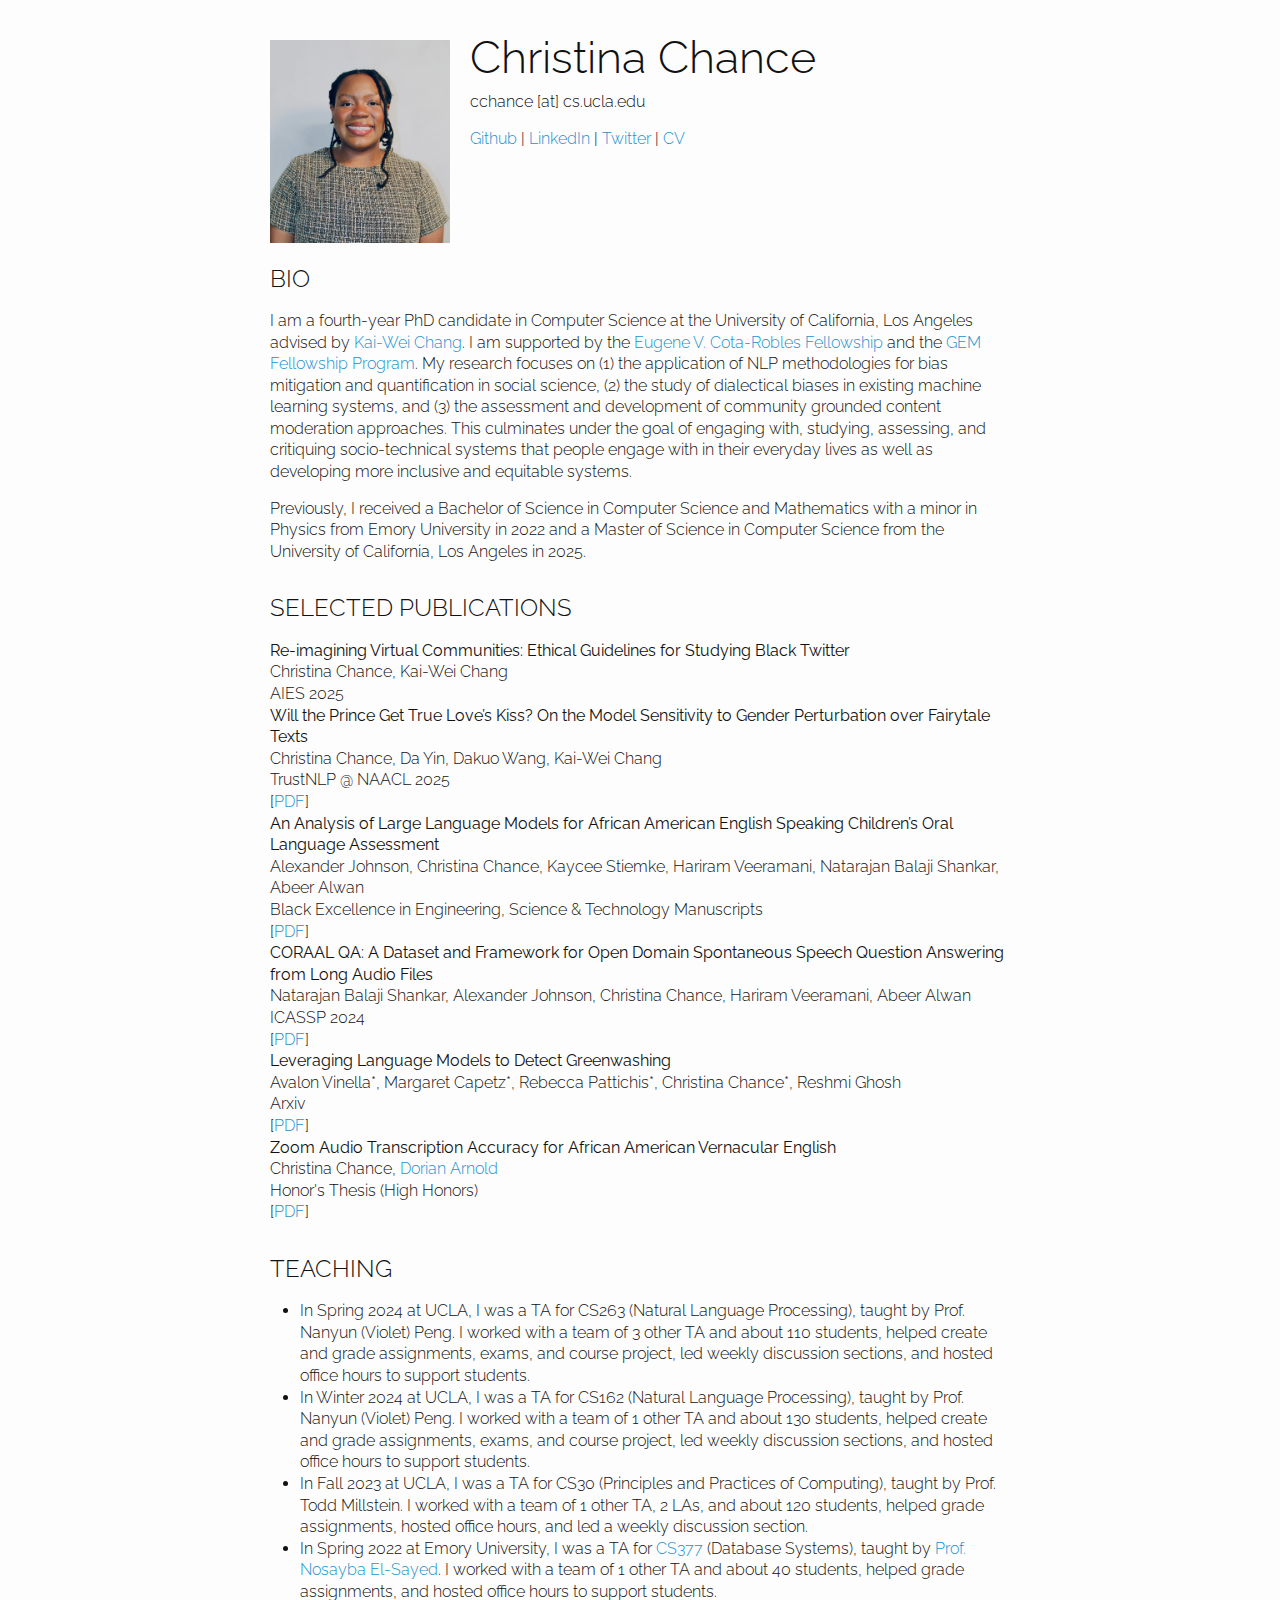
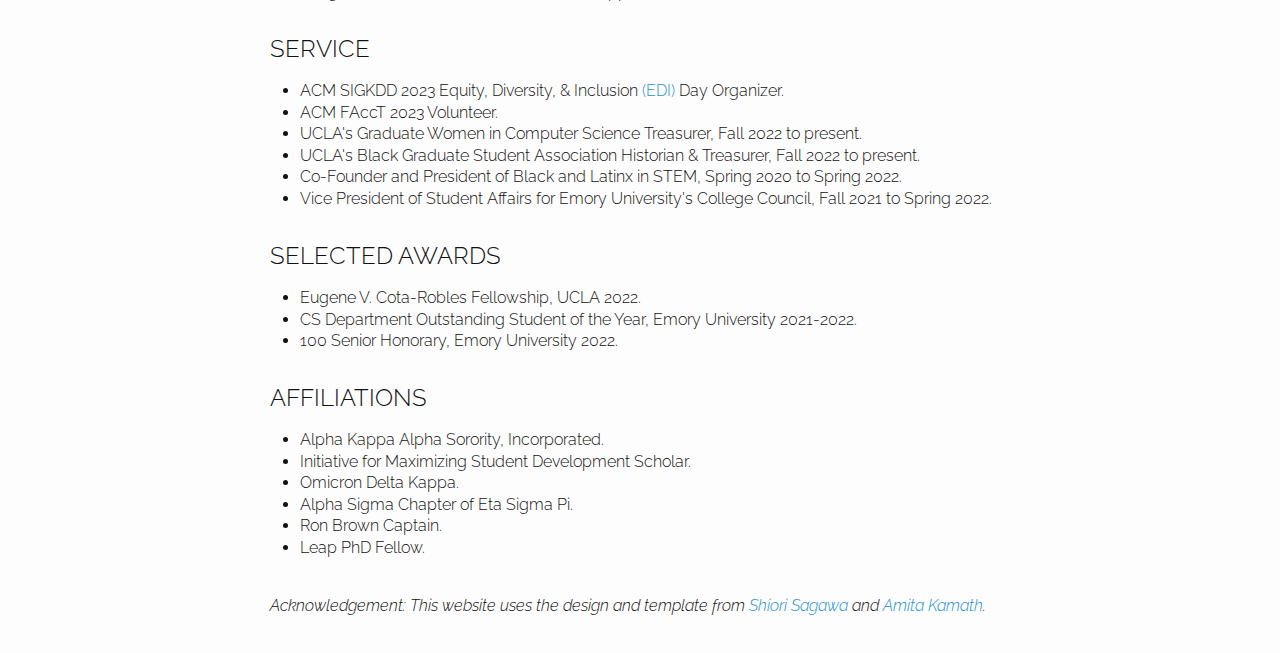
<file: index_old.html>
<!DOCTYPE html>
<html>
  <head>
  <meta charset="utf-8">
  <meta http-equiv="X-UA-Compatible" content="IE=edge">
  <meta name="viewport" content="width=device-width, initial-scale=1">

  <title>Christina Chance</title>
  <link rel="icon" type="image/x-icon" href="assets/images/favicon.png">
  <meta name="description" content="">
  <link href="//fonts.googleapis.com/css?family=Raleway:100,400,300,600" rel="stylesheet" type="text/css">
  <link href='https://fonts.googleapis.com/css?family=PT+Sans:400,700,400italic,700italic|Source+Sans+Pro:400,700,200,300|Josefin+Sans:400,600,700,300' rel='stylesheet' type='text/css'>
  <link href="https://maxcdn.bootstrapcdn.com/font-awesome/4.5.0/css/font-awesome.min.css" rel="stylesheet">

  <link rel="stylesheet" href="assets/css/style.css">
</head>


  <body>
      <div class="wrapper">
        <div class="home" style="margin-top:40px">
  <div>
    <!-- For circle:  -->
    <!-- <img alt="image" style="width:180px;float:left;margin-bottom:20px;margin-right:20px;border-radius:100px;" src="assets/images/headshot.jpeg"> -->
    <!-- For square:  -->
    <img alt="image" style="width:180px;float:left;margin-bottom:20px;margin-right:20px;" src="assets/images/headshot25.jpg">
  </div>
  <div>
    <h1>Christina Chance</h1>
    <p>cchance [at] cs.ucla.edu</p>
    <p>
	<a href="https://github.com/christinachance/" target="_blank" rel="noopener noreferrer">Github</a> | <a href="https://www.linkedin.com/in/christina-chance-147666166/" target="_blank" rel="noopener noreferrer">LinkedIn</a> | <a href="https://twitter.com/christinachanc" target="_blank" rel="noopener noreferrer">Twitter</a> | <a href="/assets/documents/Christina_Chance_CV.pdf" target="_blank" rel="noopener noreferrer">CV</a>
    </p>
  </div>
</div>

<div style="clear:left">
  <h2>BIO</h2>
  <div>
    <p> I am a fourth-year PhD candidate in Computer Science at the University of California, Los Angeles advised by <a href="http://web.cs.ucla.edu/~kwchang/" target="_blank" rel="noopener noreferrer">Kai-Wei Chang</a>. 
      I am supported by the <a href="https://grad.ucla.edu/funding/financial-aid/funding-for-entering-students/eugene-v-cota-robles-fellowship/" target="_blank" rel="noopener noreferrer">Eugene V. Cota-Robles Fellowship</a> and the <a href="https://www.gemfellowship.org/">GEM Fellowship Program</a>. 
      My research focuses on (1) the application of NLP methodologies for bias mitigation and quantification in social science, (2) the study of dialectical biases in existing machine learning systems, and (3) the assessment and development of community grounded content moderation approaches. This culminates under the goal of engaging with, studying, assessing, and critiquing socio-technical systems that people engage with in their everyday lives as well as developing more inclusive and equitable systems.</p>
    <p>
      Previously, I received a Bachelor of Science in Computer Science and Mathematics with a minor in Physics from Emory University in 2022 and a Master of Science in Computer Science from the University of California, Los Angeles in 2025. 
    </p>
  </div>
</div>

<div>
  <h2>SELECTED PUBLICATIONS</h2>
  <div>
      <p class="paper">
	  <span class="title" style="font-weight:400">Re-imagining Virtual Communities: Ethical Guidelines for Studying Black Twitter
          </span>
          </span>
          <span>Christina Chance, Kai-Wei Chang</a></span>
	  	  <span>AIES 2025</span>
<!--           <span>[<a href="https://nsbejournal.scholasticahq.com/article/92286-an-analysis-of-large-language-models-for-african-american-english-speaking-children-s-oral-language-assessment" target="_blank" rel="noopener noreferrer">PDF</a>]</span>
		   -->
	  <span class="title" style="font-weight:400">Will the Prince Get True Love’s Kiss? On the Model Sensitivity to Gender Perturbation over Fairytale Texts 
          </span>
          </span>
          <span>Christina Chance, Da Yin, Dakuo Wang, Kai-Wei Chang</a></span>
	      <span>TrustNLP @ NAACL 2025</span>
          <span>[<a href="https://aclanthology.org/2025.trustnlp-main.29/ target="_blank" rel="noopener noreferrer">PDF</a>]</span>
	  
	  <span class="title" style="font-weight:400">An Analysis of Large Language Models for African American English Speaking Children’s Oral Language Assessment
          </span>
          </span>
          <span>Alexander Johnson, Christina Chance, Kaycee Stiemke, Hariram Veeramani, Natarajan Balaji Shankar, Abeer Alwan</a></span>
	      <span>Black Excellence in Engineering, Science & Technology Manuscripts</span>
          <span>[<a href="https://nsbejournal.scholasticahq.com/article/92286-an-analysis-of-large-language-models-for-african-american-english-speaking-children-s-oral-language-assessment" target="_blank" rel="noopener noreferrer">PDF</a>]</span>

	<span class="title" style="font-weight:400">CORAAL QA: A Dataset and Framework for Open Domain Spontaneous Speech Question Answering from Long Audio Files 
          </span>
          </span>
          <span>Natarajan Balaji Shankar, Alexander Johnson, Christina Chance, Hariram Veeramani, Abeer Alwan</a></span>
          <span>ICASSP 2024</span>
	  	  <span>[<a href="https://ieeexplore.ieee.org/document/10447109/" target="_blank" rel="noopener noreferrer">PDF</a>]</span>

	  <span class="title" style="font-weight:400">Leveraging Language Models to Detect Greenwashing
          </span>
          </span>
          <span>Avalon Vinella*, Margaret Capetz*, Rebecca Pattichis*, Christina Chance*, Reshmi Ghosh</a></span>
	  	  <span>Arxiv</span>
          <span>[<a href="https://arxiv.org/abs/2311.01469" target="_blank" rel="noopener noreferrer">PDF</a>]</span>
	  
       <span class="title" style="font-weight:400">Zoom Audio Transcription Accuracy for African American Vernacular English
          </span>
          </span>
          <span>Christina Chance, <a href="http://www.cs.emory.edu/~darnold/" target="_blank" rel="noopener noreferrer">Dorian Arnold</a></span>
          <span>Honor's Thesis (High Honors)</span>
          <span>[<a href="https://etd.library.emory.edu/concern/etds/3n2040522" target="_blank" rel="noopener noreferrer">PDF</a>]</span>

      </p>

  </div>
</div>

<div>
  <h2>TEACHING</h2>
    <div>
      <p>
        <ul>
	  <li> In Spring 2024 at UCLA, I was a TA for CS263 (Natural Language Processing), taught by Prof. Nanyun (Violet) Peng. I worked with a team of 3 other TA and about 110 students, helped create and grade assignments, exams, and course project, led weekly discussion sections, and hosted office hours to support students. </li>
	  <li> In Winter 2024 at UCLA, I was a TA for CS162 (Natural Language Processing), taught by Prof. Nanyun (Violet) Peng. I worked with a team of 1 other TA and about 130 students, helped create and grade assignments, exams, and course project, led weekly discussion sections, and hosted office hours to support students. </li>
	  <li> In Fall 2023 at UCLA, I was a TA for CS30 (Principles and Practices of Computing), taught by Prof. Todd Millstein. I worked with a team of 1 other TA, 2 LAs, and about 120 students, helped grade assignments, hosted office hours, and led a weekly discussion section.</li>
      <li> In Spring 2022 at Emory University, I was a TA for <a href="http://www.cs.emory.edu/~nelsay2/cs377.html" target="_blank" rel="noopener noreferrer">CS377</a> (Database Systems), taught by <a href="http://www.cs.emory.edu/~nelsay2/" target="_blank" rel="noopener noreferrer">Prof. Nosayba El-Sayed</a>. I worked with a team of 1 other TA and about 40 students, helped grade assignments, and hosted office hours to support students.</li>
        </ul>
      </p>
    </div>
</div>


<div>
  <h2>SERVICE</h2>
  <div>
    <p>
      <ul>
	<li> ACM SIGKDD 2023 Equity, Diversity, & Inclusion <a href="https://sites.google.com/g.ucla.edu/kdd2023" target="_blank" rel="noopener noreferrer">(EDI)</a> Day Organizer. </li>
	<li> ACM FAccT 2023 Volunteer. </li>
        <li> UCLA's Graduate Women in Computer Science Treasurer, Fall 2022 to present.</li>
        <li> UCLA's Black Graduate Student Association Historian & Treasurer, Fall 2022 to present.</li>
        <li> Co-Founder and President of Black and Latinx in STEM, Spring 2020 to Spring 2022.</li>
        <li> Vice President of Student Affairs for Emory University's College Council, Fall 2021 to Spring 2022.</li>
      </ul>
    </p>
  </div>
</div>

<div>
  <h2>SELECTED AWARDS</h2>
  <div>
    <p>
      <ul>
        <li> Eugene V. Cota-Robles Fellowship, UCLA 2022.</li>
        <li> CS Department Outstanding Student of the Year, Emory University 2021-2022. </li>
        <li> 100 Senior Honorary, Emory University 2022. </li>
      </ul>
    </p>
  </div>
</div>

<div>
  <h2>AFFILIATIONS</h2>
  <div>
    <p>
      <ul>
        <li> Alpha Kappa Alpha Sorority, Incorporated.</li>
        <li> Initiative for Maximizing Student Development Scholar.</li>
        <li> Omicron Delta Kappa. </li>
        <li> Alpha Sigma Chapter of Eta Sigma Pi. </li>
        <li> Ron Brown Captain.</li>
	<li> Leap PhD Fellow.</li>

      </ul>
    </p>
  </div>
</div>

<br>


<div>
	<p><i>Acknowledgement: This website uses the design and template from <a href="https://cs.stanford.edu/~ssagawa/" target="_blank" rel="noopener noreferrer">Shiori Sagawa</a> and <a href="https://amitakamath.github.io/" target="_blank" rel="noopener noreferrer">Amita Kamath</a>.</i></p>
</div>

<br>

      </div>
    </div>


  </body>

</html>
</file>
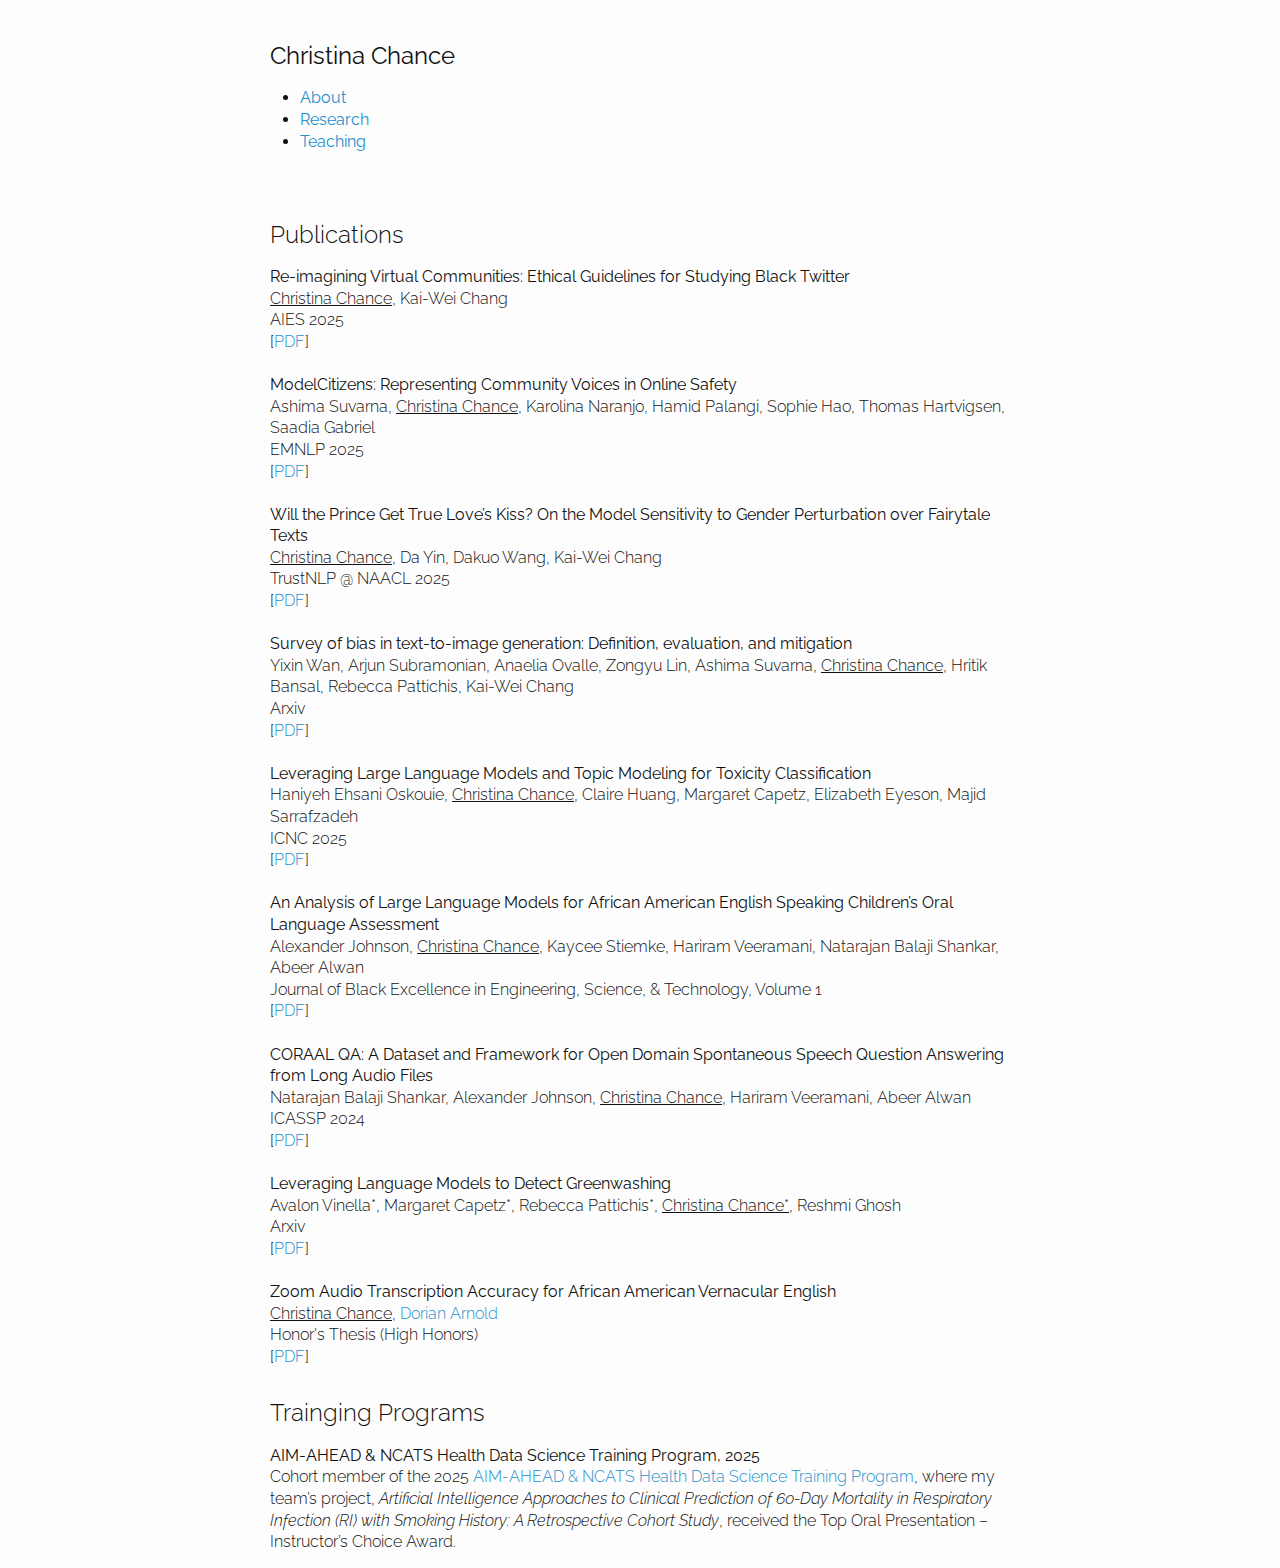
<file: research.html>
<!DOCTYPE html>
<html>
<head>
  <meta charset="utf-8">
  <meta http-equiv="X-UA-Compatible" content="IE=edge">
  <meta name="viewport" content="width=device-width, initial-scale=1">

  <title>Christina Chance</title>
  <link rel="icon" type="image/x-icon" href="assets/images/favicon.png">
  <meta name="description" content="">
  <link href="//fonts.googleapis.com/css?family=Raleway:100,400,300,600" rel="stylesheet" type="text/css">
  <link href='https://fonts.googleapis.com/css?family=PT+Sans:400,700,400italic,700italic|Source+Sans+Pro:400,700,200,300|Josefin+Sans:400,600,700,300' rel='stylesheet' type='text/css'>
  <link href="https://maxcdn.bootstrapcdn.com/font-awesome/4.5.0/css/font-awesome.min.css" rel="stylesheet">

  <link rel="stylesheet" href="assets/css/style.css">
</head>
<body class="wrapper">
	 <div class="float-container" style="margin-top:40px;">
          <div class="buttons">
            <div class="header-top">
              <div class="header-name">
                <p style="font-size:150%;"><b>Christina Chance</b></p>
              </div>
              <div class="header-nav">
                <ul>
                  <li><a href="index.html"><b>About</b></a></li>
                  <li><a href="research.html"><b>Research</b></a></li>
                  <li><a href="teaching.html"><b>Teaching</b></a></li>
                </ul>
              </div>
            </div>
		</div>
     <br>
 <!-- <div class="float-container" style="margin-top:40px;">
<div class="buttons">
	<div class="float-child-left" style="text-align:center;">
		<p style="font-size:150%;"><b>Christina Chance</b></p>
	</div>
	<div class="float-child-right" style="text-align:center;">
	<ul style="list-style:none; padding:0; margin:0; display:flex; flex-wrap:wrap; justify-content:flex-end; gap:10px;">
	 <li><a style="font-size:120%;" href="index.html"><b>About</b></a></li>
		 <li><a style="font-size:120%;" href="research.html"><b>Research</b></a></li>
	  <li><a style="font-size:120%;" href="teaching.html"><b>Teaching</b></a></li>
	</ul>
	   <!--<p ><a style="font-size:150%;" href="index.html"><b>About</b></a> | <a style="font-size:150%;" href="research.html"><b>Research</b></a> | <a style="font-size:150%;" href="art.html"><b>Art</b></a></p>-->
  	<!-- </div>
	</div>
 </div>
	<br> --> 
	 
  <h2>Publications</h2>
  <!-- <div> -->
	<p class="paper">
	<span class="title" style="font-weight:400">Re-imagining Virtual Communities: Ethical Guidelines for Studying Black Twitter
          </span>
          </span>
          <span><u>Christina Chance</u>, Kai-Wei Chang</a></span>
	  	  <span>AIES 2025</span>
	  		<span>[<a href="https://ojs.aaai.org/index.php/AIES/article/view/36569" target="_blank" rel="noopener noreferrer">PDF</a>]</span>
    <br>

	  <span class="title" style="font-weight:400">ModelCitizens: Representing Community Voices in Online Safety
          </span>
          </span>
          <span>Ashima Suvarna, <u>Christina Chance</u>, Karolina Naranjo, Hamid Palangi, Sophie Hao, Thomas Hartvigsen, Saadia Gabriel</a></span>
	      <span>EMNLP 2025</span>
          <span>[<a href="https://arxiv.org/abs/2507.05455" target="_blank" rel="noopener noreferrer">PDF</a>]</span>
        <br>

    <span class="title" style="font-weight:400">Will the Prince Get True Love’s Kiss? On the Model Sensitivity to Gender Perturbation over Fairytale Texts 
          </span>
          </span>
          <span><u>Christina Chance</u>, Da Yin, Dakuo Wang, Kai-Wei Chang</a></span>
	      <span>TrustNLP @ NAACL 2025</span>
          <span>[<a href="https://aclanthology.org/2025.trustnlp-main.29/" target="_blank" rel="noopener noreferrer">PDF</a>]</span>
	  
	 <br>
		 
	<span class="title" style="font-weight:400">Survey of bias in text-to-image generation: Definition, evaluation, and mitigation 
          </span>
          </span>
          <span>Yixin Wan, Arjun Subramonian, Anaelia Ovalle, Zongyu Lin, Ashima Suvarna, <u>Christina Chance</u>, Hritik Bansal, Rebecca Pattichis, Kai-Wei Chang</a></span>
	      <span>Arxiv</span>
          <span>[<a href="https://arxiv.org/pdf/2404.01030" target="_blank" rel="noopener noreferrer">PDF</a>]</span>
	  
	      <br>
		 
	<span class="title" style="font-weight:400">Leveraging Large Language Models and Topic Modeling for Toxicity Classification
          </span>
          </span>
          <span>Haniyeh Ehsani Oskouie, <u>Christina Chance</u>, Claire Huang, Margaret Capetz, Elizabeth Eyeson, Majid Sarrafzadeh</a></span>
	  	  <span>ICNC 2025</span>
          <span>[<a href="https://ieeexplore.ieee.org/abstract/document/10994061" target="_blank" rel="noopener noreferrer">PDF</a>]</span>
	      <br>

	  <span class="title" style="font-weight:400">An Analysis of Large Language Models for African American English Speaking Children’s Oral Language Assessment
          </span>
          </span>
          <span>Alexander Johnson, <u>Christina Chance</u>, Kaycee Stiemke, Hariram Veeramani, Natarajan Balaji Shankar, Abeer Alwan</a></span>
	      <span>Journal of Black Excellence in Engineering, Science, & Technology, Volume 1</span>
          <span>[<a href="https://nsbejournal.scholasticahq.com/article/92286" target="_blank" rel="noopener noreferrer">PDF</a>]</span>
    <br>

	<span class="title" style="font-weight:400">CORAAL QA: A Dataset and Framework for Open Domain Spontaneous Speech Question Answering from Long Audio Files 
          </span>
          </span>
          <span>Natarajan Balaji Shankar, Alexander Johnson, <u>Christina Chance</u>, Hariram Veeramani, Abeer Alwan</a></span>
          <span>ICASSP 2024</span>
	  	  <span>[<a href="https://ieeexplore.ieee.org/document/10447109/" target="_blank" rel="noopener noreferrer">PDF</a>]</span>
    <br>

	  <span class="title" style="font-weight:400">Leveraging Language Models to Detect Greenwashing
          </span>
          </span>
          <span>Avalon Vinella*, Margaret Capetz*, Rebecca Pattichis*, <u>Christina Chance*</u>, Reshmi Ghosh</a></span>
	  	  <span>Arxiv</span>
          <span>[<a href="https://arxiv.org/abs/2311.01469" target="_blank" rel="noopener noreferrer">PDF</a>]</span>
	      <br>

       <span class="title" style="font-weight:400">Zoom Audio Transcription Accuracy for African American Vernacular English
          </span>
          </span>
          <span><u>Christina Chance</u>, <a href="http://www.cs.emory.edu/~darnold/" target="_blank" rel="noopener noreferrer">Dorian Arnold</a></span>
          <span>Honor's Thesis (High Honors)</span>
          <span>[<a href="https://etd.library.emory.edu/concern/etds/3n2040522" target="_blank" rel="noopener noreferrer">PDF</a>]</span>
  </p>
    </p>
<!-- </div> -->
<h2>Trainging Programs</h2>
	 <div class="training-program"><strong>AIM-AHEAD & NCATS Health Data Science Training Program, 2025</strong></div>
		<p>
			  Cohort member of the 2025 <a href="https://www.aim-ahead.net/programs/aim-ahead-ncats-training-program/" target="_blank" rel="noopener noreferrer">AIM-AHEAD & NCATS Health Data Science Training Program</a>, where my team’s project, <em>Artificial Intelligence Approaches to Clinical Prediction of 60-Day Mortality in Respiratory Infection (RI) with Smoking History: A Retrospective Cohort Study</em>, received the Top Oral Presentation – Instructor’s Choice Award.
		</p>
	
	</div>
	</div>
	</div>
  </div>
</body>
</html>
</file>
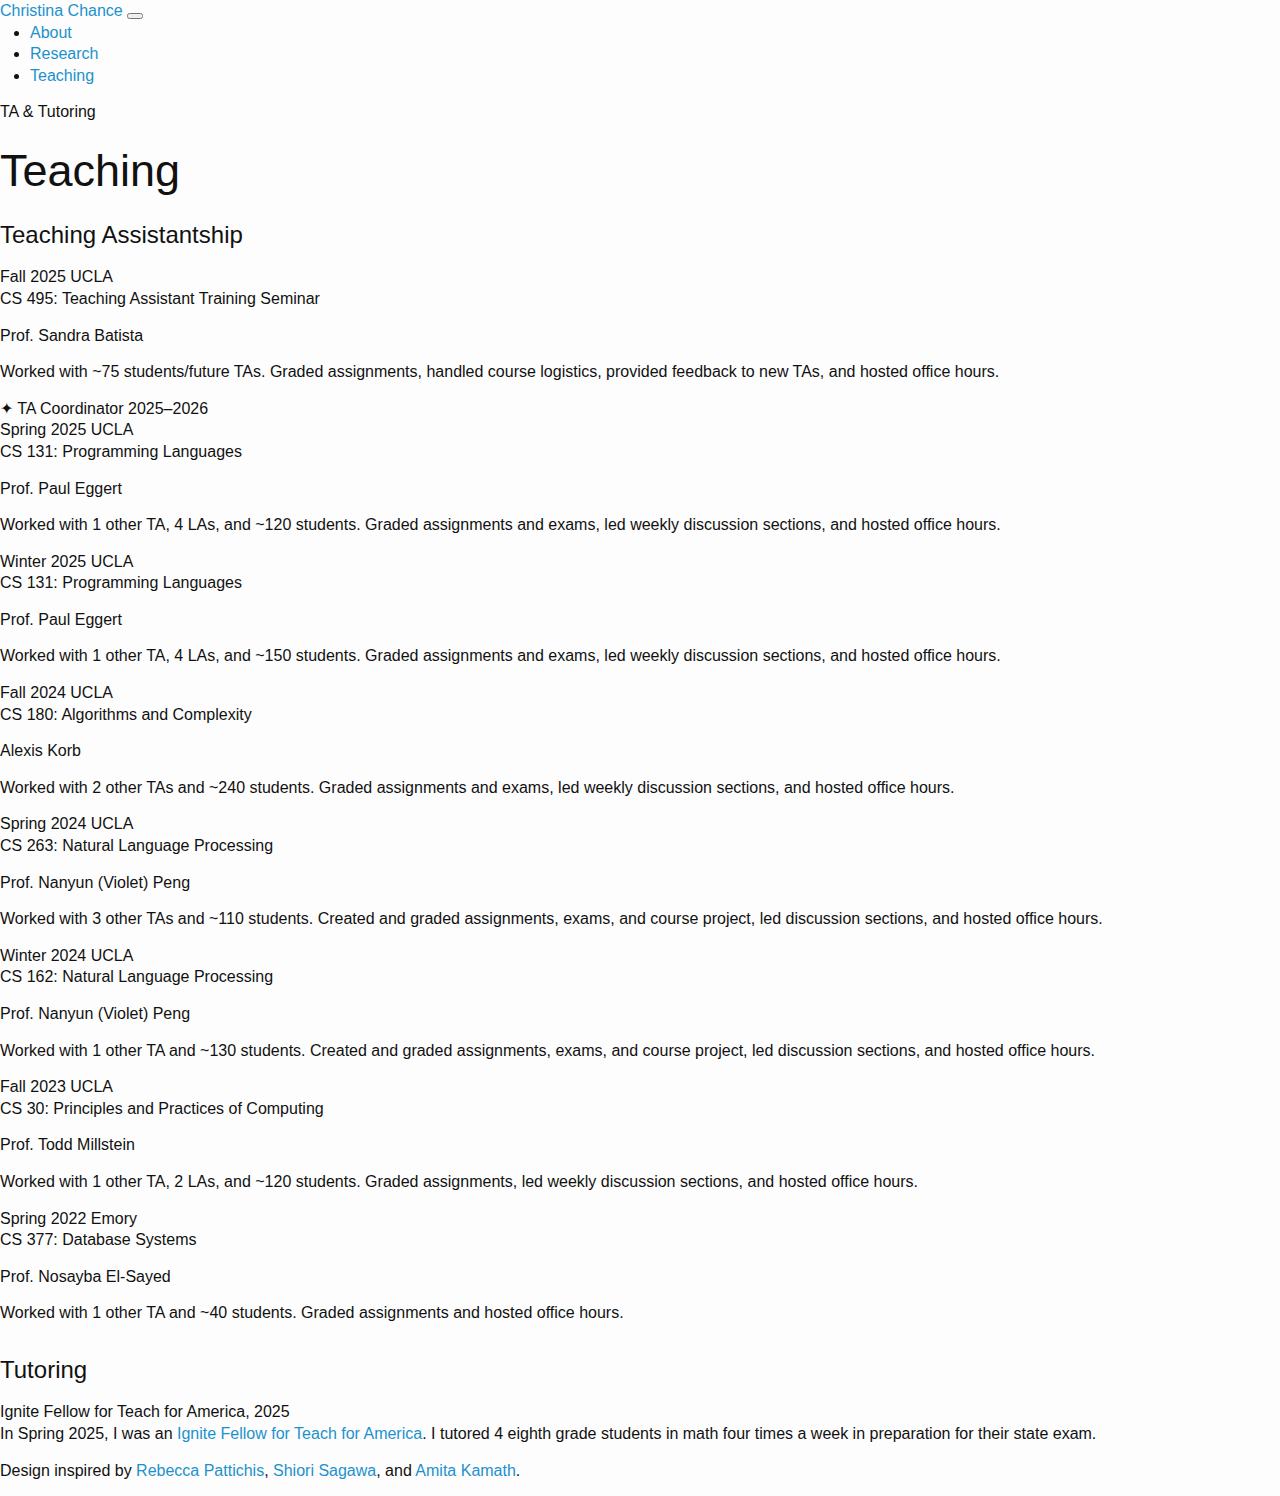
<file: teaching.html>
<!DOCTYPE html>
<html lang="en">
<head>
  <meta charset="utf-8">
  <meta http-equiv="X-UA-Compatible" content="IE=edge">
  <meta name="viewport" content="width=device-width, initial-scale=1">
  <title>Teaching – Christina Chance</title>
  <link rel="icon" type="image/x-icon" href="assets/images/favicon.png">
  <link href="https://fonts.googleapis.com/css2?family=DM+Serif+Display:ital@0;1&family=DM+Sans:wght@300;400;500;600&display=swap" rel="stylesheet">
  <link rel="stylesheet" href="assets/css/style.css">
</head>
<body>

  <nav id="main-nav">
    <a class="nav-brand" href="index.html">Christina Chance</a>
    <button class="nav-toggle" aria-label="Toggle navigation" onclick="document.getElementById('main-nav').classList.toggle('nav-open')">
      <span></span><span></span><span></span>
    </button>
    <ul class="nav-links">
      <li><a href="index.html">About</a></li>
      <li><a href="research.html">Research</a></li>
      <li><a href="teaching.html" class="active">Teaching</a></li>
    </ul>
  </nav>

  <div class="page-header page-header--sage">
    <span class="page-tag">TA &amp; Tutoring</span>
    <h1>Teaching</h1>
  </div>

  <main class="page-main">

    <h2 class="section-title">Teaching Assistantship</h2>

    <div class="ta-list">

      <div class="ta-card">
        <div class="ta-term">
          <span class="ta-term-label">Fall 2025</span>
          <span class="ta-term-school">UCLA</span>
        </div>
        <div class="ta-body">
          <p class="ta-course">CS 495: Teaching Assistant Training Seminar</p>
          <p class="ta-prof">Prof. Sandra Batista</p>
          <p class="ta-desc">Worked with ~75 students/future TAs. Graded assignments, handled course logistics, provided feedback to new TAs, and hosted office hours.</p>
          <span class="ta-badge">✦ TA Coordinator 2025–2026</span>
        </div>
      </div>

      <div class="ta-card">
        <div class="ta-term">
          <span class="ta-term-label">Spring 2025</span>
          <span class="ta-term-school">UCLA</span>
        </div>
        <div class="ta-body">
          <p class="ta-course">CS 131: Programming Languages</p>
          <p class="ta-prof">Prof. Paul Eggert</p>
          <p class="ta-desc">Worked with 1 other TA, 4 LAs, and ~120 students. Graded assignments and exams, led weekly discussion sections, and hosted office hours.</p>
        </div>
      </div>

      <div class="ta-card">
        <div class="ta-term">
          <span class="ta-term-label">Winter 2025</span>
          <span class="ta-term-school">UCLA</span>
        </div>
        <div class="ta-body">
          <p class="ta-course">CS 131: Programming Languages</p>
          <p class="ta-prof">Prof. Paul Eggert</p>
          <p class="ta-desc">Worked with 1 other TA, 4 LAs, and ~150 students. Graded assignments and exams, led weekly discussion sections, and hosted office hours.</p>
        </div>
      </div>

      <div class="ta-card">
        <div class="ta-term">
          <span class="ta-term-label">Fall 2024</span>
          <span class="ta-term-school">UCLA</span>
        </div>
        <div class="ta-body">
          <p class="ta-course">CS 180: Algorithms and Complexity</p>
          <p class="ta-prof">Alexis Korb</p>
          <p class="ta-desc">Worked with 2 other TAs and ~240 students. Graded assignments and exams, led weekly discussion sections, and hosted office hours.</p>
        </div>
      </div>

      <div class="ta-card">
        <div class="ta-term">
          <span class="ta-term-label">Spring 2024</span>
          <span class="ta-term-school">UCLA</span>
        </div>
        <div class="ta-body">
          <p class="ta-course">CS 263: Natural Language Processing</p>
          <p class="ta-prof">Prof. Nanyun (Violet) Peng</p>
          <p class="ta-desc">Worked with 3 other TAs and ~110 students. Created and graded assignments, exams, and course project, led discussion sections, and hosted office hours.</p>
        </div>
      </div>

      <div class="ta-card">
        <div class="ta-term">
          <span class="ta-term-label">Winter 2024</span>
          <span class="ta-term-school">UCLA</span>
        </div>
        <div class="ta-body">
          <p class="ta-course">CS 162: Natural Language Processing</p>
          <p class="ta-prof">Prof. Nanyun (Violet) Peng</p>
          <p class="ta-desc">Worked with 1 other TA and ~130 students. Created and graded assignments, exams, and course project, led discussion sections, and hosted office hours.</p>
        </div>
      </div>

      <div class="ta-card">
        <div class="ta-term">
          <span class="ta-term-label">Fall 2023</span>
          <span class="ta-term-school">UCLA</span>
        </div>
        <div class="ta-body">
          <p class="ta-course">CS 30: Principles and Practices of Computing</p>
          <p class="ta-prof">Prof. Todd Millstein</p>
          <p class="ta-desc">Worked with 1 other TA, 2 LAs, and ~120 students. Graded assignments, led weekly discussion sections, and hosted office hours.</p>
        </div>
      </div>

      <div class="ta-card">
        <div class="ta-term">
          <span class="ta-term-label">Spring 2022</span>
          <span class="ta-term-school">Emory</span>
        </div>
        <div class="ta-body">
          <p class="ta-course">CS 377: Database Systems</p>
          <p class="ta-prof">Prof. Nosayba El-Sayed</p>
          <p class="ta-desc">Worked with 1 other TA and ~40 students. Graded assignments and hosted office hours.</p>
        </div>
      </div>

    </div>

    <h2 class="section-title">Tutoring</h2>

    <div class="tutoring-card">
      <strong>Ignite Fellow for Teach for America, 2025</strong>
      <p>In Spring 2025, I was an <a href="https://www.teachforamerica.org/ignite" target="_blank" rel="noopener noreferrer">Ignite Fellow for Teach for America</a>. I tutored 4 eighth grade students in math four times a week in preparation for their state exam.</p>
    </div>

  </main>

  <footer>
    <p>Design inspired by <a href="https://rpattichis.github.io/index.html" target="_blank" rel="noopener noreferrer">Rebecca Pattichis</a>, <a href="https://cs.stanford.edu/~ssagawa/" target="_blank" rel="noopener noreferrer">Shiori Sagawa</a>, and <a href="https://amitakamath.github.io/" target="_blank" rel="noopener noreferrer">Amita Kamath</a>.</p>
  </footer>

</body>
</html>
</file>
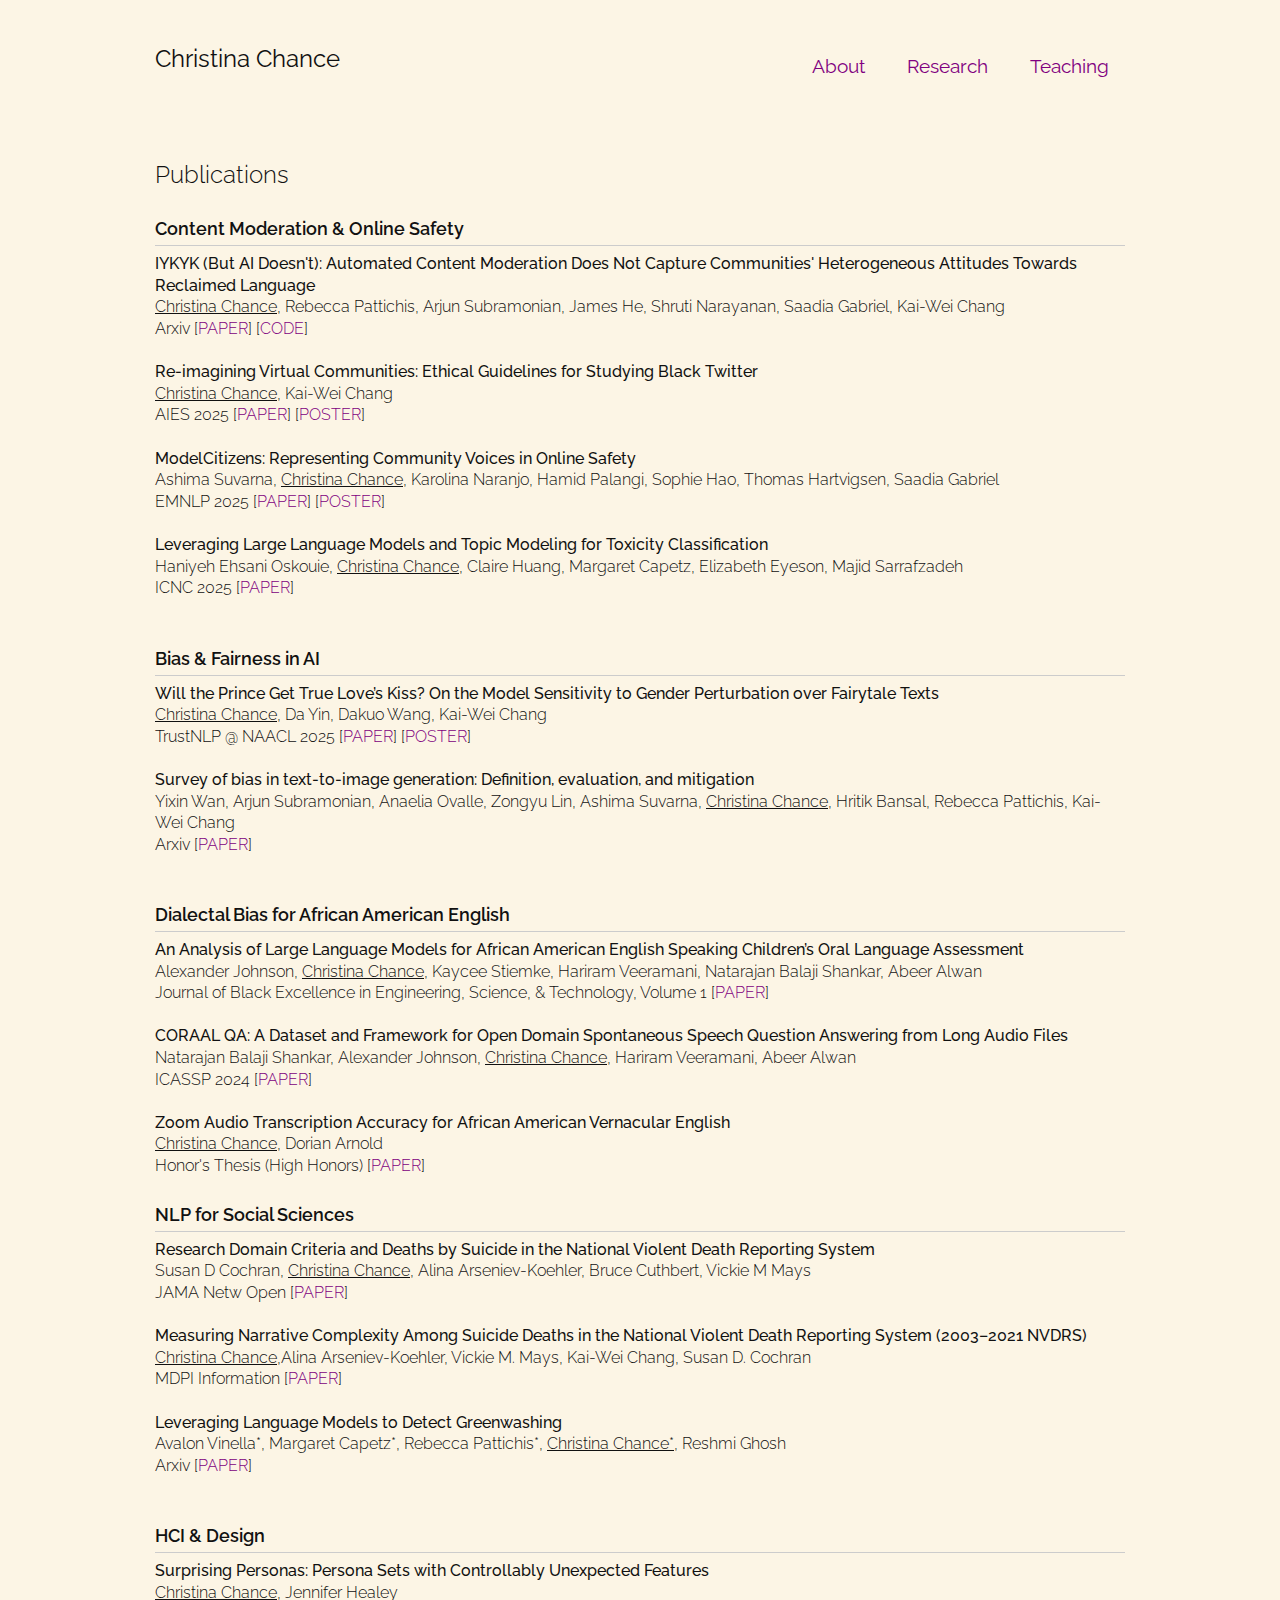
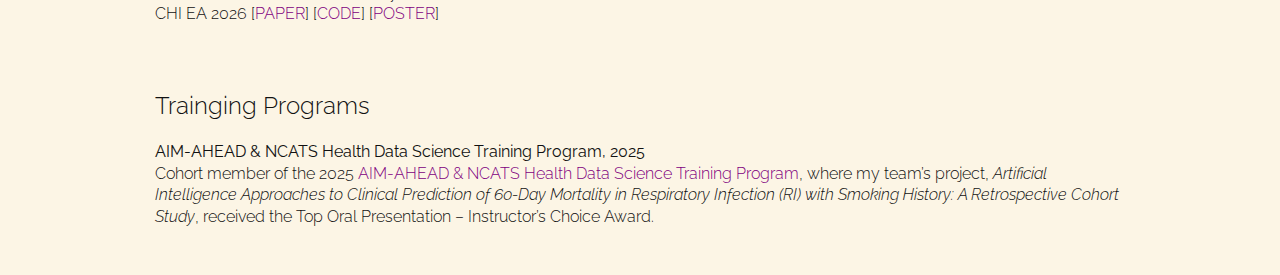
<file: deprecated/research.html>
<!DOCTYPE html>
<html>
<head>
  <meta charset="utf-8">
  <meta http-equiv="X-UA-Compatible" content="IE=edge">
  <meta name="viewport" content="width=device-width, initial-scale=1">

  <title>Christina Chance</title>
  <link rel="icon" type="image/x-icon" href="assets/images/favicon.png">
  <meta name="description" content="">
  <link href="//fonts.googleapis.com/css?family=Raleway:100,400,300,600" rel="stylesheet" type="text/css">
  <link href='https://fonts.googleapis.com/css?family=PT+Sans:400,700,400italic,700italic|Source+Sans+Pro:400,700,200,300|Josefin+Sans:400,600,700,300' rel='stylesheet' type='text/css'>
  <link href="https://maxcdn.bootstrapcdn.com/font-awesome/4.5.0/css/font-awesome.min.css" rel="stylesheet">

  <link rel="stylesheet" href="assets/css/style.css">
</head>
<body class="wrapper">
	 <div class="float-container" style="margin-top:40px;">
          <div class="buttons">
            <div class="header-top">
              <div class="header-name">
                <p style="font-size:150%;"><b>Christina Chance</b></p>
              </div>
              <div class="header-nav">
                <ul>
                  <li><a href="index.html"><b>About</b></a></li>
                  <li><a href="research.html"><b>Research</b></a></li>
                  <li><a href="teaching.html"><b>Teaching</b></a></li>
                </ul>
              </div>
            </div>
		</div>
     <br>
 <!-- <div class="float-container" style="margin-top:40px;">
<div class="buttons">
	<div class="float-child-left" style="text-align:center;">
		<p style="font-size:150%;"><b>Christina Chance</b></p>
	</div>
	<div class="float-child-right" style="text-align:center;">
	<ul style="list-style:none; padding:0; margin:0; display:flex; flex-wrap:wrap; justify-content:flex-end; gap:10px;">
	 <li><a style="font-size:120%;" href="index.html"><b>About</b></a></li>
		 <li><a style="font-size:120%;" href="research.html"><b>Research</b></a></li>
	  <li><a style="font-size:120%;" href="teaching.html"><b>Teaching</b></a></li>
	</ul>
	   <!--<p ><a style="font-size:150%;" href="index.html"><b>About</b></a> | <a style="font-size:150%;" href="research.html"><b>Research</b></a> | <a style="font-size:150%;" href="art.html"><b>Art</b></a></p>-->
  	<!-- </div>
	</div>
 </div>
	<br> --> 
	 
  <h2>Publications</h2>



	<h3 class="research-theme">Content Moderation &amp; Online Safety</h3>

	<p class="paper">
	<span class="title" style="font-weight:500">IYKYK (But AI Doesn't): Automated Content Moderation Does Not Capture Communities' Heterogeneous Attitudes Towards Reclaimed Language
          </span>
          </span>
          <span><u>Christina Chance</u>, Rebecca Pattichis, Arjun Subramonian, James He, Shruti Narayanan, Saadia Gabriel, Kai-Wei Chang</a></span>
	  	  <span>Arxiv [<a href="https://arxiv.org/abs/2604.16654" target="_blank" rel="noopener noreferrer">PAPER</a>] [<a href="https://github.com/christinachance/reclaimed-language-community-attitudes" target="_blank" rel="noopener noreferrer">CODE</a>]</span>
    <br>

	<span class="title" style="font-weight:500">Re-imagining Virtual Communities: Ethical Guidelines for Studying Black Twitter
          </span>
          </span>
          <span><u>Christina Chance</u>, Kai-Wei Chang</a></span>
	  	  <span>AIES 2025 [<a href="https://ojs.aaai.org/index.php/AIES/article/view/36569" target="_blank" rel="noopener noreferrer">PAPER</a>] [<a href="assets/documents/AIES 25 Ethical Checklist.png" target="_blank" rel="noopener noreferrer">POSTER</a>]</span>
    <br>


	 <span class="title" style="font-weight:500">ModelCitizens: Representing Community Voices in Online Safety
          </span>
          </span>
          <span>Ashima Suvarna, <u>Christina Chance</u>, Karolina Naranjo, Hamid Palangi, Sophie Hao, Thomas Hartvigsen, Saadia Gabriel</a></span>
	      <span>EMNLP 2025 [<a href="https://arxiv.org/abs/2507.05455" target="_blank" rel="noopener noreferrer">PAPER</a>] [<a href="assets/documents/ModelCitizens EMNLP 2025_page-0001.jpg" target="_blank" rel="noopener noreferrer">POSTER</a>]</span>
        <br>

			 
	<span class="title" style="font-weight:500">Leveraging Large Language Models and Topic Modeling for Toxicity Classification
          </span>
          </span>
          <span>Haniyeh Ehsani Oskouie, <u>Christina Chance</u>, Claire Huang, Margaret Capetz, Elizabeth Eyeson, Majid Sarrafzadeh</a></span>
	  	  <span>ICNC 2025 [<a href="https://ieeexplore.ieee.org/abstract/document/10994061" target="_blank" rel="noopener noreferrer">PAPER</a>]</span>
	      <br>

	</p>
	



	<h3 class="research-theme">Bias &amp; Fairness in AI</h3>
	<p class="paper">
	<span class="title" style="font-weight:500">Will the Prince Get True Love’s Kiss? On the Model Sensitivity to Gender Perturbation over Fairytale Texts 
          </span>
          </span>
          <span><u>Christina Chance</u>, Da Yin, Dakuo Wang, Kai-Wei Chang</a></span>
	      <span>TrustNLP @ NAACL 2025 [<a href="https://aclanthology.org/2025.trustnlp-main.29/" target="_blank" rel="noopener noreferrer">PAPER</a>] [<a href="assets/documents/Will Prince Poster.png" target="_blank" rel="noopener noreferrer">POSTER</a>]</span>
	 <br>

	<span class="title" style="font-weight:500">Survey of bias in text-to-image generation: Definition, evaluation, and mitigation 
          </span>
          </span>
          <span>Yixin Wan, Arjun Subramonian, Anaelia Ovalle, Zongyu Lin, Ashima Suvarna, <u>Christina Chance</u>, Hritik Bansal, Rebecca Pattichis, Kai-Wei Chang</a></span>
	      <span>Arxiv [<a href="https://arxiv.org/pdf/2404.01030" target="_blank" rel="noopener noreferrer">PAPER</a>]</span>	  
	      <br>
	</p>



		 

	<h3 class="research-theme">Dialectal Bias for African American English</h3>
	<p class="paper">
	<span class="title" style="font-weight:500">An Analysis of Large Language Models for African American English Speaking Children’s Oral Language Assessment
          </span>
          </span>
          <span>Alexander Johnson, <u>Christina Chance</u>, Kaycee Stiemke, Hariram Veeramani, Natarajan Balaji Shankar, Abeer Alwan</a></span>
	      <span>Journal of Black Excellence in Engineering, Science, & Technology, Volume 1 [<a href="https://nsbejournal.scholasticahq.com/article/92286" target="_blank" rel="noopener noreferrer">PAPER</a>]</span> 
          <br>

	<span class="title" style="font-weight:500">CORAAL QA: A Dataset and Framework for Open Domain Spontaneous Speech Question Answering from Long Audio Files 
          </span>
          </span>
          <span>Natarajan Balaji Shankar, Alexander Johnson, <u>Christina Chance</u>, Hariram Veeramani, Abeer Alwan</a></span>
          <span>ICASSP 2024 [<a href="https://ieeexplore.ieee.org/document/10447109/" target="_blank" rel="noopener noreferrer">PAPER</a>]</span>
    <br>
   <span class="title" style="font-weight:500">Zoom Audio Transcription Accuracy for African American Vernacular English
	  </span>
	  </span>
	  <span><u>Christina Chance</u>, Dorian Arnold</a></span>
	  <span>Honor's Thesis (High Honors) [<a href="https://etd.library.emory.edu/concern/etds/3n2040522" target="_blank" rel="noopener noreferrer">PAPER</a>]</span>
  	</p>


		 

	<h3 class="research-theme">NLP for Social Sciences</h3>

	<p class="paper">
	<span class="title" style="font-weight:500">Research Domain Criteria and Deaths by Suicide in the National Violent Death Reporting System
          </span>
          </span>
          <span>Susan D Cochran, <u>Christina Chance</u>, Alina Arseniev-Koehler, Bruce Cuthbert, Vickie M Mays</a></span>
	  	  <span>JAMA Netw Open [<a href="https://jamanetwork.com/journals/jamanetworkopen/fullarticle/2847122" target="_blank" rel="noopener noreferrer">PAPER</a>]</span>
    <br>


	<span class="title" style="font-weight:500">Measuring Narrative Complexity Among Suicide Deaths in the National Violent Death Reporting System (2003–2021 NVDRS)
          </span>
          </span>
          <span><u>Christina Chance</u>,Alina Arseniev-Koehler, Vickie M. Mays, Kai-Wei Chang, Susan D. Cochran</a></span>
	  	  <span>MDPI Information [<a href="https://www.mdpi.com/2078-2489/16/11/989" target="_blank" rel="noopener noreferrer">PAPER</a>]</span>
    <br>


	 <span class="title" style="font-weight:500">Leveraging Language Models to Detect Greenwashing
          </span>
          </span>
          <span>Avalon Vinella*, Margaret Capetz*, Rebecca Pattichis*, <u>Christina Chance*</u>, Reshmi Ghosh</a></span>
	  	  <span>Arxiv [<a href="https://arxiv.org/abs/2311.01469" target="_blank" rel="noopener noreferrer">PAPER</a>]</span>
	      <br>


	</p>
	
	
    <h3 class="research-theme">HCI &amp; Design</h3>

	<p class="paper">
	<span class="title" style="font-weight:500">Surprising Personas: Persona Sets with Controllably Unexpected Features
          </span>
          </span>
          <span><u>Christina Chance</u>, Jennifer Healey</a></span>
	  	  <span>CHI EA 2026 [<a href="https://dl.acm.org/doi/full/10.1145/3772363.3798969" target="_blank" rel="noopener noreferrer">PAPER</a>] [<a href="https://github.com/adobe-research/surprising_personas" target="_blank" rel="noopener noreferrer">CODE</a>] [<a href="assets/documents/CHI EA'26 Surprising Personas (1).png" target="_blank" rel="noopener noreferrer">POSTER</a>]</span>
    <br>
	</p>

		 
	

<!-- </div> -->
<h2>Trainging Programs</h2>
	 <div class="training-program"><strong>AIM-AHEAD & NCATS Health Data Science Training Program, 2025</strong></div>
		<p>
			  Cohort member of the 2025 <a href="https://www.aim-ahead.net/programs/aim-ahead-ncats-training-program/" target="_blank" rel="noopener noreferrer">AIM-AHEAD & NCATS Health Data Science Training Program</a>, where my team’s project, <em>Artificial Intelligence Approaches to Clinical Prediction of 60-Day Mortality in Respiratory Infection (RI) with Smoking History: A Retrospective Cohort Study</em>, received the Top Oral Presentation – Instructor’s Choice Award.
		</p>
	
	</div>
	</div>
	</div>
  </div>
</body>
</html>
</file>
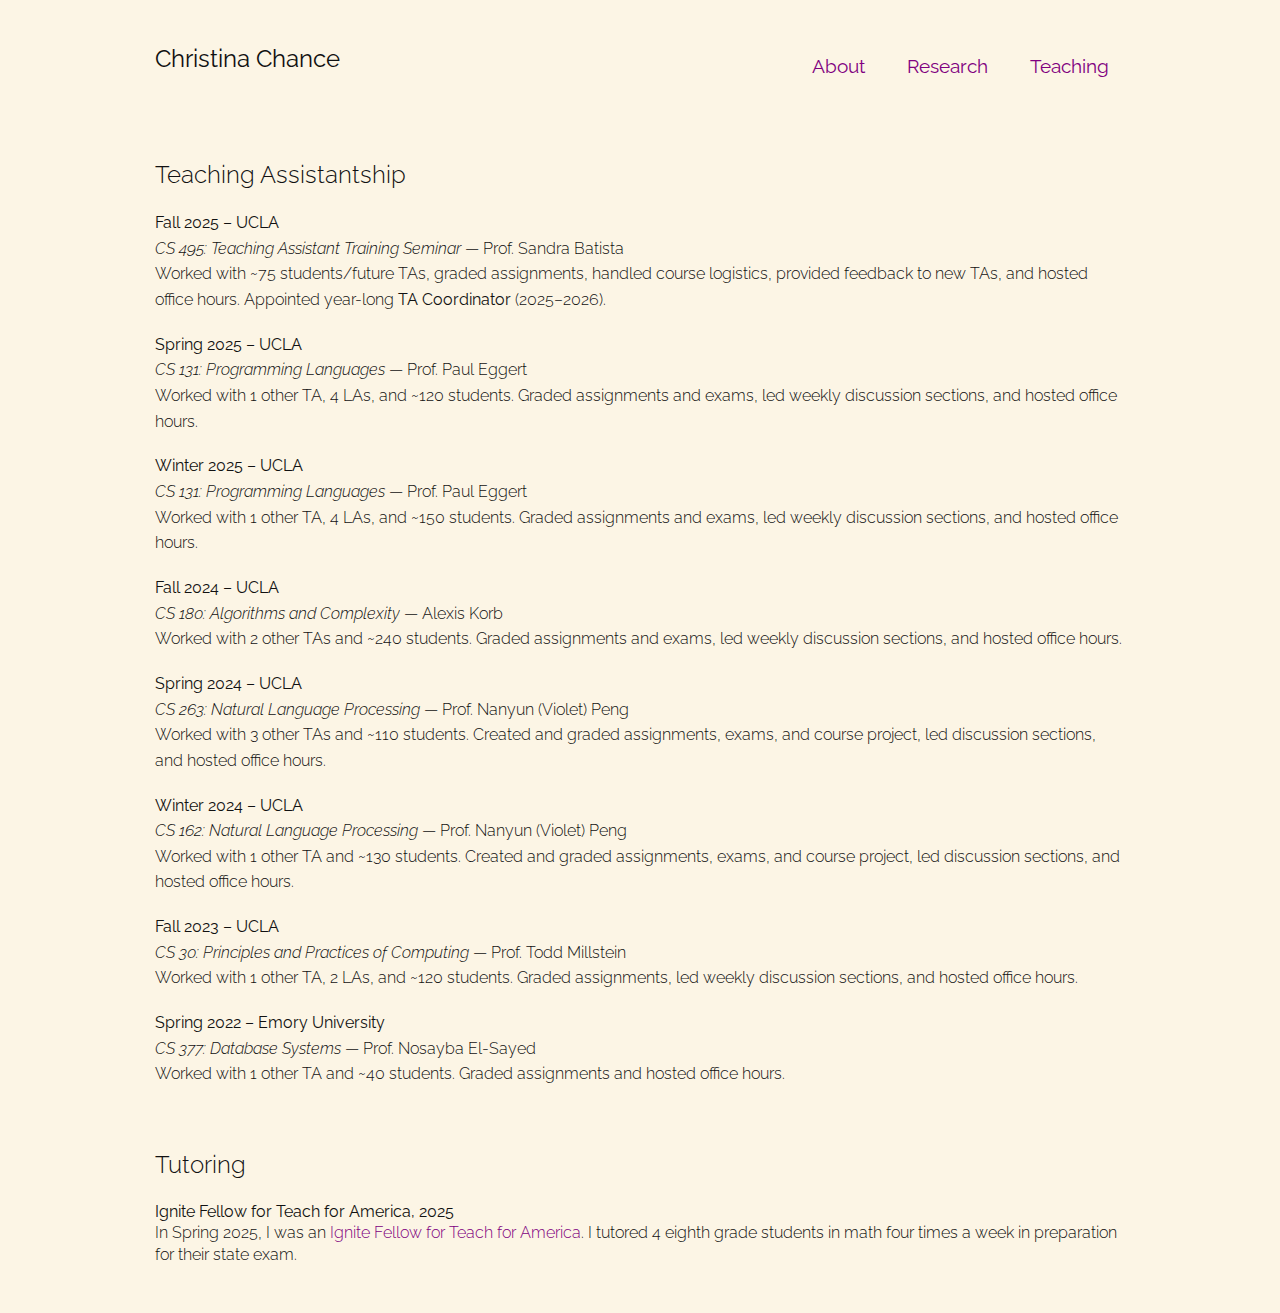
<file: deprecated/teaching.html>
<!DOCTYPE html>
<html>
<head>
  <meta charset="utf-8">
  <meta http-equiv="X-UA-Compatible" content="IE=edge">
  <meta name="viewport" content="width=device-width, initial-scale=1">

  <title>Christina Chance</title>
  <link rel="icon" type="image/x-icon" href="assets/images/favicon.png">
  <meta name="description" content="">
  <link href="//fonts.googleapis.com/css?family=Raleway:100,400,300,600" rel="stylesheet" type="text/css">
  <link href='https://fonts.googleapis.com/css?family=PT+Sans:400,700,400italic,700italic|Source+Sans+Pro:400,700,200,300|Josefin+Sans:400,600,700,300' rel='stylesheet' type='text/css'>
  <link href="https://maxcdn.bootstrapcdn.com/font-awesome/4.5.0/css/font-awesome.min.css" rel="stylesheet">

  <link rel="stylesheet" href="assets/css/style.css">
</head>
<!-- <body class="wrapper">
 <div class="float-container" style="margin-top:40px;">
<div class="buttons">
	<div class="float-child-left" style="text-align:center;">
		<p style="font-size:150%;"><b>Christina Chance</b></p>
	</div>
	<div class="float-child-right" style="text-align:center;">
	<ul style="list-style:none; padding:0; margin:0; display:flex; flex-wrap:wrap; justify-content:flex-end; gap:10px;">
		<li><a style="font-size:120%;" href="index.html"><b>About</b></a></li>
		 <li><a style="font-size:120%;" href="research.html"><b>Research</b></a></li>
	  <li><a style="font-size:120%;" href="teaching.html"><b>Teaching</b></a></li>
	  
	</ul>
	   <!--<p ><a style="font-size:150%;" href="index.html"><b>About</b></a> | <a style="font-size:150%;" href="research.html"><b>Research</b></a> | <a style="font-size:150%;" href="art.html"><b>Art</b></a></p>-->
  	<!-- </div>
	</div>
 </div>
	<br> -->
<body class="wrapper">
 <div class="float-container" style="margin-top:40px;">
	  <div class="buttons">
		<div class="header-top">
		  <div class="header-name">
			<p style="font-size:150%;"><b>Christina Chance</b></p>
		  </div>
		  <div class="header-nav">
			<ul>
			  <li><a href="index.html"><b>About</b></a></li>
			  <li><a href="research.html"><b>Research</b></a></li>
			  <li><a href="teaching.html"><b>Teaching</b></a></li>
			</ul>
		  </div>
		</div>
	</div>
 <br>


<!-- Teaching + Tutoring cleaned block -->
<h2>Teaching Assistantship</h2>
<div class="section teaching-assistantship">
  <ul class="ta-experience">
    <li>
      <strong>Fall 2025 – UCLA</strong><br>
      <em>CS 495: Teaching Assistant Training Seminar</em> — Prof. Sandra Batista<br>
      Worked with ~75 students/future TAs, graded assignments, handled course logistics, provided feedback to new TAs, and hosted office hours.  
      Appointed year-long <strong>TA Coordinator</strong> (2025–2026).
    </li>

    <li>
      <strong>Spring 2025 – UCLA</strong><br>
      <em>CS 131: Programming Languages</em> — Prof. Paul Eggert<br>
      Worked with 1 other TA, 4 LAs, and ~120 students. Graded assignments and exams, led weekly discussion sections, and hosted office hours.
    </li>

    <li>
      <strong>Winter 2025 – UCLA</strong><br>
      <em>CS 131: Programming Languages</em> — Prof. Paul Eggert<br>
      Worked with 1 other TA, 4 LAs, and ~150 students. Graded assignments and exams, led weekly discussion sections, and hosted office hours.
    </li>

    <li>
      <strong>Fall 2024 – UCLA</strong><br>
      <em>CS 180: Algorithms and Complexity</em> — Alexis Korb<br>
      Worked with 2 other TAs and ~240 students. Graded assignments and exams, led weekly discussion sections, and hosted office hours.
    </li>

    <li>
      <strong>Spring 2024 – UCLA</strong><br>
      <em>CS 263: Natural Language Processing</em> — Prof. Nanyun (Violet) Peng<br>
      Worked with 3 other TAs and ~110 students. Created and graded assignments, exams, and course project, led discussion sections, and hosted office hours.
    </li>

    <li>
      <strong>Winter 2024 – UCLA</strong><br>
      <em>CS 162: Natural Language Processing</em> — Prof. Nanyun (Violet) Peng<br>
      Worked with 1 other TA and ~130 students. Created and graded assignments, exams, and course project, led discussion sections, and hosted office hours.
    </li>

    <li>
      <strong>Fall 2023 – UCLA</strong><br>
      <em>CS 30: Principles and Practices of Computing</em> — Prof. Todd Millstein<br>
      Worked with 1 other TA, 2 LAs, and ~120 students. Graded assignments, led weekly discussion sections, and hosted office hours.
    </li>

    <li>
      <strong>Spring 2022 – Emory University</strong><br>
      <em>CS 377: Database Systems</em> — Prof. Nosayba El-Sayed<br>
      Worked with 1 other TA and ~40 students. Graded assignments and hosted office hours.
    </li>
  </ul>
</div>
<!-- <br> -->

<h2>Tutoring</h2>
<!-- <div class="section tutoring">
  <ul>
    <li>
      In Spring 2025, I was an 
      <a href="https://www.teachforamerica.org/ignite" target="_blank" rel="noopener noreferrer">Ignite Fellow for Teach for America</a>.
      I tutored 4 eighth grade students in math four times a week in preparation for their state exam.
    </li>
  </ul>
</div> -->
  <div class="training-program"><strong>Ignite Fellow for Teach for America, 2025</strong></div>
	<p>
		In Spring 2025, I was an <a href="https://www.teachforamerica.org/ignite" target="_blank" rel="noopener noreferrer">Ignite Fellow for Teach for America</a>. I tutored 4 eighth grade students in math four times a week in preparation for their state exam.
	</p>
</div>

    
</div>
</div>
</div>
  </div>
</body>
</html>
</file>
<file: assets/css/style.css>
/**
 *  * Reset some basic elements
 *   */
body, h1, h2, h3, h4, h5, h6,
p, blockquote, pre, hr,
dl, dd, ol, ul, figure {
  margin: 0;
  padding: 0; }

/**
 *  * Basic styling
 *   */
body {
  font: 300 16px/1.35 "Raleway", Helvetica, sans-serif;
  color: #111;
  background-color: #fdfdfd;
  -webkit-text-size-adjust: 100%;
  -webkit-font-feature-settings: "kern" 1;
  -moz-font-feature-settings: "kern" 1;
  -o-font-feature-settings: "kern" 1;
  font-feature-settings: "kern" 1;
  font-kerning: normal; }

/**
 *  * Set `margin-bottom` to maintain vertical rhythm
 *   */
h1, h2, h3, h4, h5, h6,
p, blockquote, pre,
ul, ol, dl, figure,
.highlight {
  margin-bottom: 15px; }

/**
 *  * Images
 *   */
img {
  max-width: 100%;
  vertical-align: middle; }

/**
 *  * Figures
 *   */
figure > img {
  display: block; }

figcaption {
  font-size: 14px; }

/**
 *  * Lists
 *   */
ul, ol {
  margin-left: 30px; }

li > ul,
li > ol {
  margin-bottom: 0; }

/**
 *  * Headings
 *   */
h1, h2, h3, h4, h5, h6 {
  font-weight: 300;
  margin-top: 30px; }

h1 {
  font-weight: 300;
  font-size: 45px;
  line-height: 0.8; }

/**
 *  * Links
 *   */
a {
  color: #1C91CD !important;
  text-decoration: none; }
  a:visited {
    color: #1756a9; }
  a:hover {
    color: #1C91CD !important;
    border-bottom: 1px dotted black; }
  a.page-link {
    color: #aaa !important; }
    a.page-link:hover {
      color: #111;
      border-bottom: 1px dotted black; }
  a.postLink {
    color: black !important; }
    a.postLink:hover {
      border-bottom: 1px dotted black; }
    a.postLink:visited {
      color: "crimson" !important; }
  a.post-title-link {
    color: black !important; }
    a.post-title-link:hover {
      border-bottom: 1px dotted black !important; }
    a.post-title-link:visited {
      color: "crimson" !important; }

/**
 *  * Blockquotes
 *   */
blockquote {
  color: #828282;
  border-left: 4px solid #e8e8e8;
  padding-left: 15px;
  font-size: 18px;
  letter-spacing: -1px;
  font-style: italic; }
  blockquote > :last-child {
    margin-bottom: 0; }

/**
 *  * Code formatting
 *   */
pre,
code {
  font-size: 15px;
  border: 1px solid #e8e8e8;
  border-radius: 3px;
  background-color: #eef; }

code {
  padding: 1px 5px; }

pre {
  padding: 8px 12px;
  overflow-x: auto; }
  pre > code {
    border: 0;
    padding-right: 0;
    padding-left: 0; }

/**
 *  * Wrapper
 *   */
.wrapper {
  max-width: -webkit-calc(800px - (30px * 2));
  max-width: calc(800px - (30px * 2));
  margin-right: auto;
  margin-left: auto;
  padding-right: 30px;
  padding-left: 30px; }
  @media screen and (max-width: 800px) {
    .wrapper {
      max-width: -webkit-calc(800px - (30px));
      max-width: calc(800px - (30px));
      padding-right: 15px;
      padding-left: 15px; } }

/**
 *  * Clearfix
 *   */
.wrapper:after, .footer-col-wrapper:after {
  content: "";
  display: table;
  clear: both; }

/**
 *  * Icons
 *   */
.icon > svg {
  display: inline-block;
  width: 16px;
  height: 16px;
  vertical-align: middle; }
  .icon > svg path {
    fill: #828282; }

.post {
  font-family: "Source Sans Pro";
  font-size: 18px;
  font-weight: 300;
  padding-top: 0; }

.home {
  padding-bottom: 2em; }

.download {
  padding: 10px; }

.authorKeyword {
  text-transform: uppercase;
  font-size: 16px;
  letter-spacing: 2px;
  text-indent: 2px;
  padding-top: 0.5em; }

.writtenBy {
  letter-spacing: 0;
  text-indent: 0;
  text-transform: uppercase; }

.archive-intro {
  font-size: 14px;
  text-transform: uppercase;
  letter-spacing: 2px;
  text-indent: 2px; }

.archiveIntro {
  text-align: center; }

.hint {
  text-transform: uppercase;
  font-size: 11px;
  letter-spacing: 2px;
  text-indent: 2px; }

.example {
  font-family: 'Menlo';
  padding: 10px; }

.manual {
  text-transform: uppercase;
  font-size: 16px;
  letter-spacing: 2px;
  text-indent: 2px; }

.postContent {
  padding-top: 3.5em;
  text-align: center; }

.postDate {
  float: left;
  text-transform: uppercase;
  font-family: "Source Sans Pro";
  font-size: 16px;
  font-weight: 300;
  letter-spacing: 2px;
  text-indent: 2px; }

.postTag {
  float: right; }

.postTitle {
  font-size: 20px;
  font-weight: 400;
  text-align: center;
  text-transform: uppercase;
  letter-spacing: 3px;
  text-indent: 3px; }

.sectionTitle {
  font-size: 20px;
  font-weight: 400;
  text-align: left;
  text-transform: uppercase;
  letter-spacing: 3px;
  text-indent: 0px; }

/**
 *  * Site header
 *   */
.site-header {
  border-top: 5px solid #424242;
  border-bottom: 1px solid #e8e8e8;
  min-height: 56px;
  position: relative; }

.site-title {
  font-size: 60px;
  font-weight: 100;
  font-family: 'PT Sans';
  text-transform: capitalize;
  font-weight: 500;
  margin-top: 0.5em; }
  .site-title, .site-title:visited {
    color: #424242; }

.site-description {
  font-size: 14px;
  letter-spacing: 2px;
  text-indent: 6px;
  font-family: 'Josefin Sans'; }

.exclamationMark {
  padding-left: 2em;
  padding-right: 2em; }

.exclamationMarkLeft {
  padding-left: 0em;
  padding-right: 2em; }

.exclamationMarkRight {
  padding-left: 2em;
  padding-right: 0em; }

.site-navigation {
  color: #aaa;
  text-transform: uppercase;
  font-size: 15px;
  letter-spacing: 2px;
  text-indent: 6px;
  font-family: 'Josefin Sans';
  font-weight: 300;
  padding-top: 3em;
  padding-bottom: 1.2em; }

.page-title {
  text-transform: uppercase;
  letter-spacing: 2px;
  text-indent: 2px;
  font-family: "PT Sans";
  font-size: 12px; }

.page-tagline {
  font-size: 18px;
  font-family: "PT Sans";
  color: #aaaaaa;
  text-align: center;
  text-transform: lowercase; }

.page-link {
  color: #aaaaaa; }

.site-nav .page-link {
  color: #111;
  line-height: 1.35; }
  .site-nav .page-link:not(:last-child) {
    margin-right: 20px; }
@media screen and (max-width: 600px) {
  .site-nav {
    position: absolute;
    top: 9px;
    right: 15px;
    background-color: #fdfdfd;
    border: 1px solid #e8e8e8;
    border-radius: 5px;
    text-align: right; }
    .site-nav .menu-icon {
      display: block;
      float: right;
      width: 36px;
      height: 26px;
      line-height: 0;
      padding-top: 10px;
      text-align: center; }
      .site-nav .menu-icon > svg {
        width: 18px;
        height: 15px; }
        .site-nav .menu-icon > svg path {
          fill: #424242; }
    .site-nav .trigger {
      clear: both;
      display: none; }
    .site-nav:hover .trigger {
      display: block;
      padding-bottom: 5px; }
    .site-nav .page-link {
      display: block;
      padding: 5px 10px;
      margin-left: 30px; }
      .site-nav .page-link:not(:last-child) {
        margin-right: 0; } }

/**
 *  * Site footer
 *   */
.site-footer {
  border-top: 1px solid #e8e8e8;
  padding: 15px 0; }

.footer-heading {
  font-size: 18px;
  margin-bottom: 15px; }

.contact-list,
.social-media-list {
  list-style: none;
  margin-left: 0; }

.small-site-title {
  font-family: "PT Sans"; }

.footer-col-wrapper {
  font-size: 15px;
  color: #828282;
  margin-left: -15px; }

.footer-content {
  font-family: "Josefin Sans";
  font-weight: 300;
  letter-spacing: 1px; }

.footer-col {
  float: left;
  margin-bottom: 15px;
  padding-left: 15px; }

.footer-col-1 {
  width: -webkit-calc(45% - (30px / 2));
  width: calc(45% - (30px / 2)); }

.footer-col-2 {
  width: -webkit-calc(35% - (30px / 2));
  width: calc(35% - (30px / 2)); }

.footer-col-3 {
  width: -webkit-calc(20% - (30px / 2));
  width: calc(20% - (30px / 2)); }

@media screen and (max-width: 800px) {
  .footer-col-1,
  .footer-col-2 {
    width: -webkit-calc(50% - (30px / 2));
    width: calc(50% - (30px / 2)); }

  .footer-col-3 {
    width: -webkit-calc(100% - (30px / 2));
    width: calc(100% - (30px / 2)); } }
@media screen and (max-width: 600px) {
  .footer-col {
    float: none;
    width: -webkit-calc(100% - (30px / 2));
    width: calc(100% - (30px / 2)); } }
/**
 *  * Page content
 *   */
.page-content {
  padding: 0; }

.page-heading {
  font-size: 20px; }

.post-list {
  margin-left: 0;
  list-style: none; }
  .post-list > li {
    margin-bottom: 30px; }

.post-meta {
  font-size: 14px;
  color: #828282;
  text-transform: uppercase;
  font-size: 16px; }

.post-link {
  display: block;
  font-size: 24px; }

/**
 *  * Posts
 *   */
.post-header {
  margin-bottom: 30px; }

.post-title {
  font-size: 40px;
  text-align: center;
  font-family: "PT Sans";
  font-weight: 600; }
  @media screen and (max-width: 800px) {
    .post-title {
      font-size: 36px; } }

.post-content {
  margin-bottom: 15px;
  padding-bottom: 5px !important; }
  .post-content p {
    font-size: 18px; }
  .post-content h2 {
    font-size: 30px; }
    @media screen and (max-width: 800px) {
      .post-content h2 {
        font-size: 26px; } }
  .post-content h3 {
    font-size: 24px; }
    @media screen and (max-width: 800px) {
      .post-content h3 {
        font-size: 20px; } }
  .post-content h4 {
    font-size: 18px; }
    @media screen and (max-width: 800px) {
      .post-content h4 {
        font-size: 16px; } }

/**
 *  * Syntax highlighting styles
 *   */
.highlight {
  background: #fff; }
  .highlighter-rouge .highlight {
    background: #eef; }
  .highlight .c {
    color: #998;
    font-style: italic; }
  .highlight .err {
    color: #a61717;
    background-color: #e3d2d2; }
  .highlight .k {
    font-weight: bold; }
  .highlight .o {
    font-weight: bold; }
  .highlight .cm {
    color: #998;
    font-style: italic; }
  .highlight .cp {
    color: #999;
    font-weight: bold; }
  .highlight .c1 {
    color: #998;
    font-style: italic; }
  .highlight .cs {
    color: #999;
    font-weight: bold;
    font-style: italic; }
  .highlight .gd {
    color: #000;
    background-color: #fdd; }
  .highlight .gd .x {
    color: #000;
    background-color: #faa; }
  .highlight .ge {
    font-style: italic; }
  .highlight .gr {
    color: #a00; }
  .highlight .gh {
    color: #999; }
  .highlight .gi {
    color: #000;
    background-color: #dfd; }
  .highlight .gi .x {
    color: #000;
    background-color: #afa; }
  .highlight .go {
    color: #888; }
  .highlight .gp {
    color: #555; }
  .highlight .gs {
    font-weight: bold; }
  .highlight .gu {
    color: #aaa; }
  .highlight .gt {
    color: #a00; }
  .highlight .kc {
    font-weight: bold; }
  .highlight .kd {
    font-weight: bold; }
  .highlight .kp {
    font-weight: bold; }
  .highlight .kr {
    font-weight: bold; }
  .highlight .kt {
    color: #458;
    font-weight: bold; }
  .highlight .m {
    color: #099; }
  .highlight .s {
    color: #d14; }
  .highlight .na {
    color: #008080; }
  .highlight .nb {
    color: #0086B3; }
  .highlight .nc {
    color: #458;
    font-weight: bold; }
  .highlight .no {
    color: #008080; }
  .highlight .ni {
    color: #800080; }
  .highlight .ne {
    color: #900;
    font-weight: bold; }
  .highlight .nf {
    color: #900;
    font-weight: bold; }
  .highlight .nn {
    color: #555; }
  .highlight .nt {
    color: #000080; }
  .highlight .nv {
    color: #008080; }
  .highlight .ow {
    font-weight: bold; }
  .highlight .w {
    color: #bbb; }
  .highlight .mf {
    color: #099; }
  .highlight .mh {
    color: #099; }
  .highlight .mi {
    color: #099; }
  .highlight .mo {
    color: #099; }
  .highlight .sb {
    color: #d14; }
  .highlight .sc {
    color: #d14; }
  .highlight .sd {
    color: #d14; }
  .highlight .s2 {
    color: #d14; }
  .highlight .se {
    color: #d14; }
  .highlight .sh {
    color: #d14; }
  .highlight .si {
    color: #d14; }
  .highlight .sx {
    color: #d14; }
  .highlight .sr {
    color: #009926; }
  .highlight .s1 {
    color: #d14; }
  .highlight .ss {
    color: #990073; }
  .highlight .bp {
    color: #999; }
  .highlight .vc {
    color: #008080; }
  .highlight .vg {
    color: #008080; }
  .highlight .vi {
    color: #008080; }
  .highlight .il {
    color: #099; }

/* Experience */
exp {
  width: 100%; }

div#exp-text {
  width: 85%;
  float: left; }

div#exp-logo {
  margin-left: 90%; }

/* Dotted underline */
u.dotted {
  border-bottom: 1px dotted #999;
  text-decoration: none; }

section {
  display: block; }

p span {
  display: block; }
</file>
<file: deprecated/assets/css/style.css>
/**
 *  * Reset some basic elements
 *   */
body, h1, h2, h3, h4, h5, h6,
p, blockquote, pre, hr,
dl, dd, ol, ul, figure {
  margin: 0;
  padding: 0; }

/**
 *  * Basic styling
 *   */
body {
  font: 300 16px/1.35 "Raleway", Helvetica, sans-serif;
  color: #111;
  background-color: #FCF5E5;
  -webkit-text-size-adjust: 100%;
  -webkit-font-feature-settings: "kern" 1;
  -moz-font-feature-settings: "kern" 1;
  -o-font-feature-settings: "kern" 1;
  font-feature-settings: "kern" 1;
  font-kerning: normal; }

li {
  display: inline;
  float: right;
  padding: 14px 16px;
}

/**
 *  * Set `margin-bottom` to maintain vertical rhythm
 *   */
h1, h2, h3, h4, h5, h6,
p, blockquote, pre,
ul, ol, dl, figure,
.highlight {
  margin-bottom: 15px; }

/**
 *  * Images
 *   */
img {
  max-width: 100%;
  vertical-align: middle; }

/**
 *  * Figures
 *   */
figure > img {
  display: block; }

figcaption {
  font-size: 14px; }

/**
 *  * Lists
 *   */
ul, ol {
  margin-left: 30px; }

li > ul,
li > ol {
  margin-bottom: 0; }

/**
 *  * Headings
 *   */
h1, h2, h3, h4, h5, h6 {
  font-weight: 300;
  margin-top: 30px; }

h1 {
  font-weight: 300;
  font-size: 45px;
  line-height: 0.8; }

/**
 *  * Links
 *   */
/* a {
  color: #1C91CD !important;
  text-decoration: none; }
  a:visited {
    color: #1756a9; }
  a:hover {
    color: #1C91CD !important;
    border-bottom: 1px dotted black; }
  a.page-link {
    color: #aaa !important; }
    a.page-link:hover {
      color: #111;
      border-bottom: 1px dotted black; }
  a.postLink {
    color: black !important; }
    a.postLink:hover {
      border-bottom: 1px dotted black; }
    a.postLink:visited {
      color: "crimson" !important; }
  a.post-title-link {
    color: black !important; }
    a.post-title-link:hover {
      border-bottom: 1px dotted black !important; }
    a.post-title-link:visited {
      color: "crimson" !important; } */

a {
  color: purple !important;
  text-decoration: none;
}

a:visited {
  color: purple !important;
}

a:hover {
  color: rebeccapurple !important;
  border-bottom: 1px dotted black;
}

a.page-link,
a.page-link:visited,
a.page-link:hover,
a.postLink,
a.postLink:visited,
a.postLink:hover,
a.post-title-link,
a.post-title-link:visited,
a.post-title-link:hover {
  color: purple !important;
  border-bottom: 1px dotted black;
}

/**
 *  * Blockquotes
 *   */
blockquote {
  color: #828282;
  border-left: 4px solid #e8e8e8;
  padding-left: 15px;
  font-size: 18px;
  letter-spacing: -1px;
  font-style: italic; }
  blockquote > :last-child {
    margin-bottom: 0; }

/**
 *  * Code formatting
 *   */
pre,
code {
  font-size: 15px;
  border: 1px solid #e8e8e8;
  border-radius: 3px;
  background-color: #eef; }

code {
  padding: 1px 5px; }

pre {
  padding: 8px 12px;
  overflow-x: auto; }
  pre > code {
    border: 0;
    padding-right: 0;
    padding-left: 0; }

.buttons {
  text-align: center;
  margin-top: 0.5em;
}

.wrapper {
  max-width: calc(1000px - (30px * 2));
  margin-right: auto;
  margin-left: auto;
  padding-right: 10px;
  padding-left: 10px; }
  @media screen and (max-width: 1500px) {
    .wrapper {
      max-width: calc(1000px - (30px));
      padding-right: 15px;
      padding-left: 15px; } } 

/**
 *  * Wrapper
 *   
.wrapper {
  max-width: -webkit-calc(1500px - (15px * 2));
  max-width: calc(1500px - (30px * 2));
  margin-right: auto;
  margin-left: auto;
  padding-right: 10px;
  padding-left: 10px; }
  @media screen and (max-width: 1500px) {
    .wrapper {
      max-width: -webkit-calc(1500px - (30px));
      max-width: calc(1500px - (30px));
      padding-right: 15px;
      padding-left: 15px; } } 

/*.wrapper {
  max-width: calc(1500px - (30px * 2));
  margin-right: auto;
  margin-left: auto; } */

/**
 *  * Clearfix
 *   */
.wrapper:after, .footer-col-wrapper:after {
  content: "";
  display: table;
  clear: both; }

/**
 *  * Icons
 *   */
.icon > svg {
  display: inline-block;
  width: 16px;
  height: 16px;
  vertical-align: middle; }
  .icon > svg path {
    fill: #828282; }

.post {
  font-family: "Source Sans Pro";
  font-size: 18px;
  font-weight: 300;
  padding-top: 0; }

.float-container {
    padding-bottom: 2em; 
  }

.float-child-left {
    width: 45%;
    float: left; } 

.float-child-right {
    width: 55%;
    float:left; }

.home {
  padding-bottom: 2em; }

.download {
  padding: 10px; }

.authorKeyword {
  text-transform: uppercase;
  font-size: 16px;
  letter-spacing: 2px;
  text-indent: 2px;
  padding-top: 0.5em; }

.writtenBy {
  letter-spacing: 0;
  text-indent: 0;
  text-transform: uppercase; }

.archive-intro {
  font-size: 14px;
  text-transform: uppercase;
  letter-spacing: 2px;
  text-indent: 2px; }

.archiveIntro {
  text-align: center; }

.hint {
  text-transform: uppercase;
  font-size: 11px;
  letter-spacing: 2px;
  text-indent: 2px; }

.example {
  font-family: 'Menlo';
  padding: 10px; }

.manual {
  text-transform: uppercase;
  font-size: 16px;
  letter-spacing: 2px;
  text-indent: 2px; }

.postContent {
  padding-top: 3.5em;
  text-align: center; }

.postDate {
  float: left;
  text-transform: uppercase;
  font-family: "Source Sans Pro";
  font-size: 16px;
  font-weight: 300;
  letter-spacing: 2px;
  text-indent: 2px; }

.postTag {
  float: right; }

.postTitle {
  font-size: 20px;
  font-weight: 400;
  text-align: center;
  text-transform: uppercase;
  letter-spacing: 3px;
  text-indent: 3px; }

.sectionTitle {
  font-size: 20px;
  font-weight: 400;
  text-align: left;
  text-transform: uppercase;
  letter-spacing: 3px;
  text-indent: 0px; }

/**
 *  * Site header
 *   */
.site-header {
  border-top: 5px solid #424242;
  border-bottom: 1px solid #e8e8e8;
  min-height: 56px;
  position: relative; }

.site-title {
  font-size: 60px;
  font-weight: 100;
  font-family: 'PT Sans';
  text-transform: capitalize;
  font-weight: 500;
  margin-top: 0.5em; }
  .site-title, .site-title:visited {
    color: #424242; }

.site-description {
  font-size: 14px;
  letter-spacing: 2px;
  text-indent: 6px;
  font-family: 'Josefin Sans'; }

.exclamationMark {
  padding-left: 2em;
  padding-right: 2em; }

.exclamationMarkLeft {
  padding-left: 0em;
  padding-right: 2em; }

.exclamationMarkRight {
  padding-left: 2em;
  padding-right: 0em; }

.site-navigation {
  color: #aaa;
  text-transform: uppercase;
  font-size: 15px;
  letter-spacing: 2px;
  text-indent: 6px;
  font-family: 'Josefin Sans';
  font-weight: 300;
  padding-top: 3em;
  padding-bottom: 1.2em; }

.page-title {
  text-transform: uppercase;
  letter-spacing: 2px;
  text-indent: 2px;
  font-family: "PT Sans";
  font-size: 12px; }

.page-tagline {
  font-size: 18px;
  font-family: "PT Sans";
  color: #aaaaaa;
  text-align: center;
  text-transform: lowercase; }

.page-link {
  color: #aaaaaa; }

.site-nav .page-link {
  color: #111;
  line-height: 1.35; }
  .site-nav .page-link:not(:last-child) {
    margin-right: 20px; }
@media screen and (max-width: 600px) {
  .site-nav {
    position: absolute;
    top: 9px;
    right: 15px;
    background-color: #fdfdfd;
    border: 1px solid #e8e8e8;
    border-radius: 5px;
    text-align: right; }
    .site-nav .menu-icon {
      display: block;
      float: right;
      width: 36px;
      height: 26px;
      line-height: 0;
      padding-top: 10px;
      text-align: center; }
      .site-nav .menu-icon > svg {
        width: 18px;
        height: 15px; }
        .site-nav .menu-icon > svg path {
          fill: #424242; }
    .site-nav .trigger {
      clear: both;
      display: none; }
    .site-nav:hover .trigger {
      display: block;
      padding-bottom: 5px; }
    .site-nav .page-link {
      display: block;
      padding: 5px 10px;
      margin-left: 30px; }
      .site-nav .page-link:not(:last-child) {
        margin-right: 0; } }

/**
 *  * Site footer
 *   */
.site-footer {
  border-top: 1px solid #e8e8e8;
  padding: 15px 0; }

.footer-heading {
  font-size: 18px;
  margin-bottom: 15px; }

.contact-list,
.social-media-list {
  list-style: none;
  margin-left: 0; }

.small-site-title {
  font-family: "PT Sans"; }

.footer-col-wrapper {
  font-size: 15px;
  color: #828282;
  margin-left: -15px; }

.footer-content {
  font-family: "Josefin Sans";
  font-weight: 300;
  letter-spacing: 1px; }

.footer-col {
  float: left;
  margin-bottom: 15px;
  padding-left: 15px; }

.footer-col-1 {
  width: -webkit-calc(45% - (30px / 2));
  width: calc(45% - (30px / 2)); }

.footer-col-2 {
  width: -webkit-calc(35% - (30px / 2));
  width: calc(35% - (30px / 2)); }

.footer-col-3 {
  width: -webkit-calc(20% - (30px / 2));
  width: calc(20% - (30px / 2)); }

@media screen and (max-width: 800px) {
  .footer-col-1,
  .footer-col-2 {
    width: -webkit-calc(50% - (30px / 2));
    width: calc(50% - (30px / 2)); }

  .footer-col-3 {
    width: -webkit-calc(100% - (30px / 2));
    width: calc(100% - (30px / 2)); } }
@media screen and (max-width: 600px) {
  .footer-col {
    float: none;
    width: -webkit-calc(100% - (30px / 2));
    width: calc(100% - (30px / 2)); } }
/**
 *  * Page content
 *   */
.page-content {
  padding: 0; }

.page-heading {
  font-size: 20px; }

.post-list {
  margin-left: 0;
  list-style: none; }
  .post-list > li {
    margin-bottom: 30px; }

.post-meta {
  font-size: 14px;
  color: #828282;
  text-transform: uppercase;
  font-size: 16px; }

.post-link {
  display: block;
  font-size: 24px; }

/**
 *  * Posts
 *   */
.post-header {
  margin-bottom: 30px; }

.post-title {
  font-size: 40px;
  text-align: center;
  font-family: "PT Sans";
  font-weight: 600; }
  @media screen and (max-width: 800px) {
    .post-title {
      font-size: 36px; } }

.post-content {
  margin-bottom: 15px;
  padding-bottom: 5px !important; }
  .post-content p {
    font-size: 18px; }
  .post-content h2 {
    font-size: 30px; }
    @media screen and (max-width: 800px) {
      .post-content h2 {
        font-size: 26px; } }
  .post-content h3 {
    font-size: 24px; }
    @media screen and (max-width: 800px) {
      .post-content h3 {
        font-size: 20px; } }
  .post-content h4 {
    font-size: 18px; }
    @media screen and (max-width: 800px) {
      .post-content h4 {
        font-size: 16px; } }

/**
 *  * Syntax highlighting styles
 *   */
.highlight {
  background: #fff; }
  .highlighter-rouge .highlight {
    background: #eef; }
  .highlight .c {
    color: #998;
    font-style: italic; }
  .highlight .err {
    color: #a61717;
    background-color: #e3d2d2; }
  .highlight .k {
    font-weight: bold; }
  .highlight .o {
    font-weight: bold; }
  .highlight .cm {
    color: #998;
    font-style: italic; }
  .highlight .cp {
    color: #999;
    font-weight: bold; }
  .highlight .c1 {
    color: #998;
    font-style: italic; }
  .highlight .cs {
    color: #999;
    font-weight: bold;
    font-style: italic; }
  .highlight .gd {
    color: #000;
    background-color: #fdd; }
  .highlight .gd .x {
    color: #000;
    background-color: #faa; }
  .highlight .ge {
    font-style: italic; }
  .highlight .gr {
    color: #a00; }
  .highlight .gh {
    color: #999; }
  .highlight .gi {
    color: #000;
    background-color: #dfd; }
  .highlight .gi .x {
    color: #000;
    background-color: #afa; }
  .highlight .go {
    color: #888; }
  .highlight .gp {
    color: #555; }
  .highlight .gs {
    font-weight: bold; }
  .highlight .gu {
    color: #aaa; }
  .highlight .gt {
    color: #a00; }
  .highlight .kc {
    font-weight: bold; }
  .highlight .kd {
    font-weight: bold; }
  .highlight .kp {
    font-weight: bold; }
  .highlight .kr {
    font-weight: bold; }
  .highlight .kt {
    color: #458;
    font-weight: bold; }
  .highlight .m {
    color: #099; }
  .highlight .s {
    color: #d14; }
  .highlight .na {
    color: #008080; }
  .highlight .nb {
    color: #0086B3; }
  .highlight .nc {
    color: #458;
    font-weight: bold; }
  .highlight .no {
    color: #008080; }
  .highlight .ni {
    color: #800080; }
  .highlight .ne {
    color: #900;
    font-weight: bold; }
  .highlight .nf {
    color: #900;
    font-weight: bold; }
  .highlight .nn {
    color: #555; }
  .highlight .nt {
    color: #000080; }
  .highlight .nv {
    color: #008080; }
  .highlight .ow {
    font-weight: bold; }
  .highlight .w {
    color: #bbb; }
  .highlight .mf {
    color: #099; }
  .highlight .mh {
    color: #099; }
  .highlight .mi {
    color: #099; }
  .highlight .mo {
    color: #099; }
  .highlight .sb {
    color: #d14; }
  .highlight .sc {
    color: #d14; }
  .highlight .sd {
    color: #d14; }
  .highlight .s2 {
    color: #d14; }
  .highlight .se {
    color: #d14; }
  .highlight .sh {
    color: #d14; }
  .highlight .si {
    color: #d14; }
  .highlight .sx {
    color: #d14; }
  .highlight .sr {
    color: #009926; }
  .highlight .s1 {
    color: #d14; }
  .highlight .ss {
    color: #990073; }
  .highlight .bp {
    color: #999; }
  .highlight .vc {
    color: #008080; }
  .highlight .vg {
    color: #008080; }
  .highlight .vi {
    color: #008080; }
  .highlight .il {
    color: #099; }

/* Experience */
exp {
  width: 100%; }

div#exp-text {
  width: 85%;
  float: left; }

div#exp-logo {
  margin-left: 90%; }

/* Dotted underline */
u.dotted {
  border-bottom: 1px dotted #999;
  text-decoration: none; }

section {
  display: block; }

p span {
  display: block; }

.header-top {
  display: flex;
  justify-content: space-between;
  align-items: center;
  flex-wrap: wrap; /* allows wrapping on small screens */
  margin-top: 40px;
}

.header-nav ul {
  list-style: none;
  padding: 0;
  margin: 0;
  display: flex;
  gap: 10px;
}

.header-nav ul li a {
  font-size: 120%;
  text-decoration: none;
}

/* Media query for phones */
@media (max-width: 600px) {
  .header-top {
    flex-direction: column; /* stack name and nav */
    align-items: center;
    gap: 10px;
  }

  .header-nav ul {
    justify-content: center;
    flex-wrap: wrap;
    gap: 10px;
  }
}

.headshot-wrapper {
  max-width: 250px; /* was 200px */
  margin: 0 auto 15px auto;
}

.headshot-wrapper img {
  width: 100%;
  height: auto;
  border-radius: 50%;
  display: block;
}
.header-container {
  display: flex;
  flex-wrap: wrap;
  gap: 20px;
  align-items: flex-start;
}

.headshot-wrapper {
  max-width: 250px;
  flex-shrink: 0;
}

.headshot-wrapper img {
  width: 100%;
  height: auto;
  border-radius: 50%;
  display: block;
}

.header-text {
  flex: 1;
}

/* Navigation list style */
.nav-links {
  list-style: none;
  display: flex;
  gap: 10px;
  padding: 0;
  margin: 10px 0 0 0;
}

/* Media query for phones */
@media (max-width: 600px) {
  .header-container {
    flex-direction: column; /* stack everything vertically */
    align-items: center;
    text-align: center;
  }

  .headshot-wrapper {
    margin-bottom: 15px;
  }

  .header-text {
    width: 100%;
  }

  .nav-links {
    justify-content: center;
    flex-wrap: wrap;
  }
}



/* --- Teaching & Tutoring List Formatting --- */

/* General structure for both sections */
.ta-experience,
.tutoring ul {
  list-style: none;        /* no bullets */
  margin: 0;               /* remove extra margins */
  padding: 0;              /* remove left padding */
}

/* List item layout */
.ta-experience li,
.tutoring li {
  display: block !important;   /* ensure block layout */
  float: none !important;      /* override navbar float */
  padding: 0 !important;       /* remove extra padding */
  margin-bottom: 1.2em;        /* space between entries */
  line-height: 1.6;
  text-align: left;
}

/* Section headings */
h2 {
  display: block;
  margin-top: 1.8em;
  margin-bottom: 0.8em;
}

/* Clear floats if any exist in higher layout containers */
.section::after {
  content: "";
  display: table;
  clear: both;
}


.paper,
.training-program {
  margin: 0;
  /* padding: 0 0 0 2em; /* left indent */ */
   /* text-indent: -1em;  /* hanging indent */ */
  line-height: 1.6;
  display: block;
} 


/* Force numbers for research interests list, override global ol rules */
ol.research-interests {
  list-style: decimal;          /* use numbers */
  list-style-position: inside;  /* place numbers inside padding box, so they sit close to text */
  padding-left: 1em;              /* remove default OL padding */
  padding-right: 1em;              /* remove default OL padding */
  margin: 0 auto;               /* center the whole list */
  max-width: 600px;             /* limit width to avoid spreading too much */
  text-align: left;             /* left-align text relative to number */
}

ol.research-interests li {
  display: list-item !important;  /* force normal list item behavior */
  float: none !important;         /* override global floats */
  margin: 0.1em 0;              /* very tight vertical spacing */
  line-height: 1.3;              /* slightly tighter line spacing */
}


h3.research-theme {
  margin-top: 1.5em;
  margin-bottom: 0.4em;
  font-size: 1.1em;
  font-weight: 600;
  border-bottom: 1px solid #ccc;
  padding-bottom: 4px;
}
</file>
